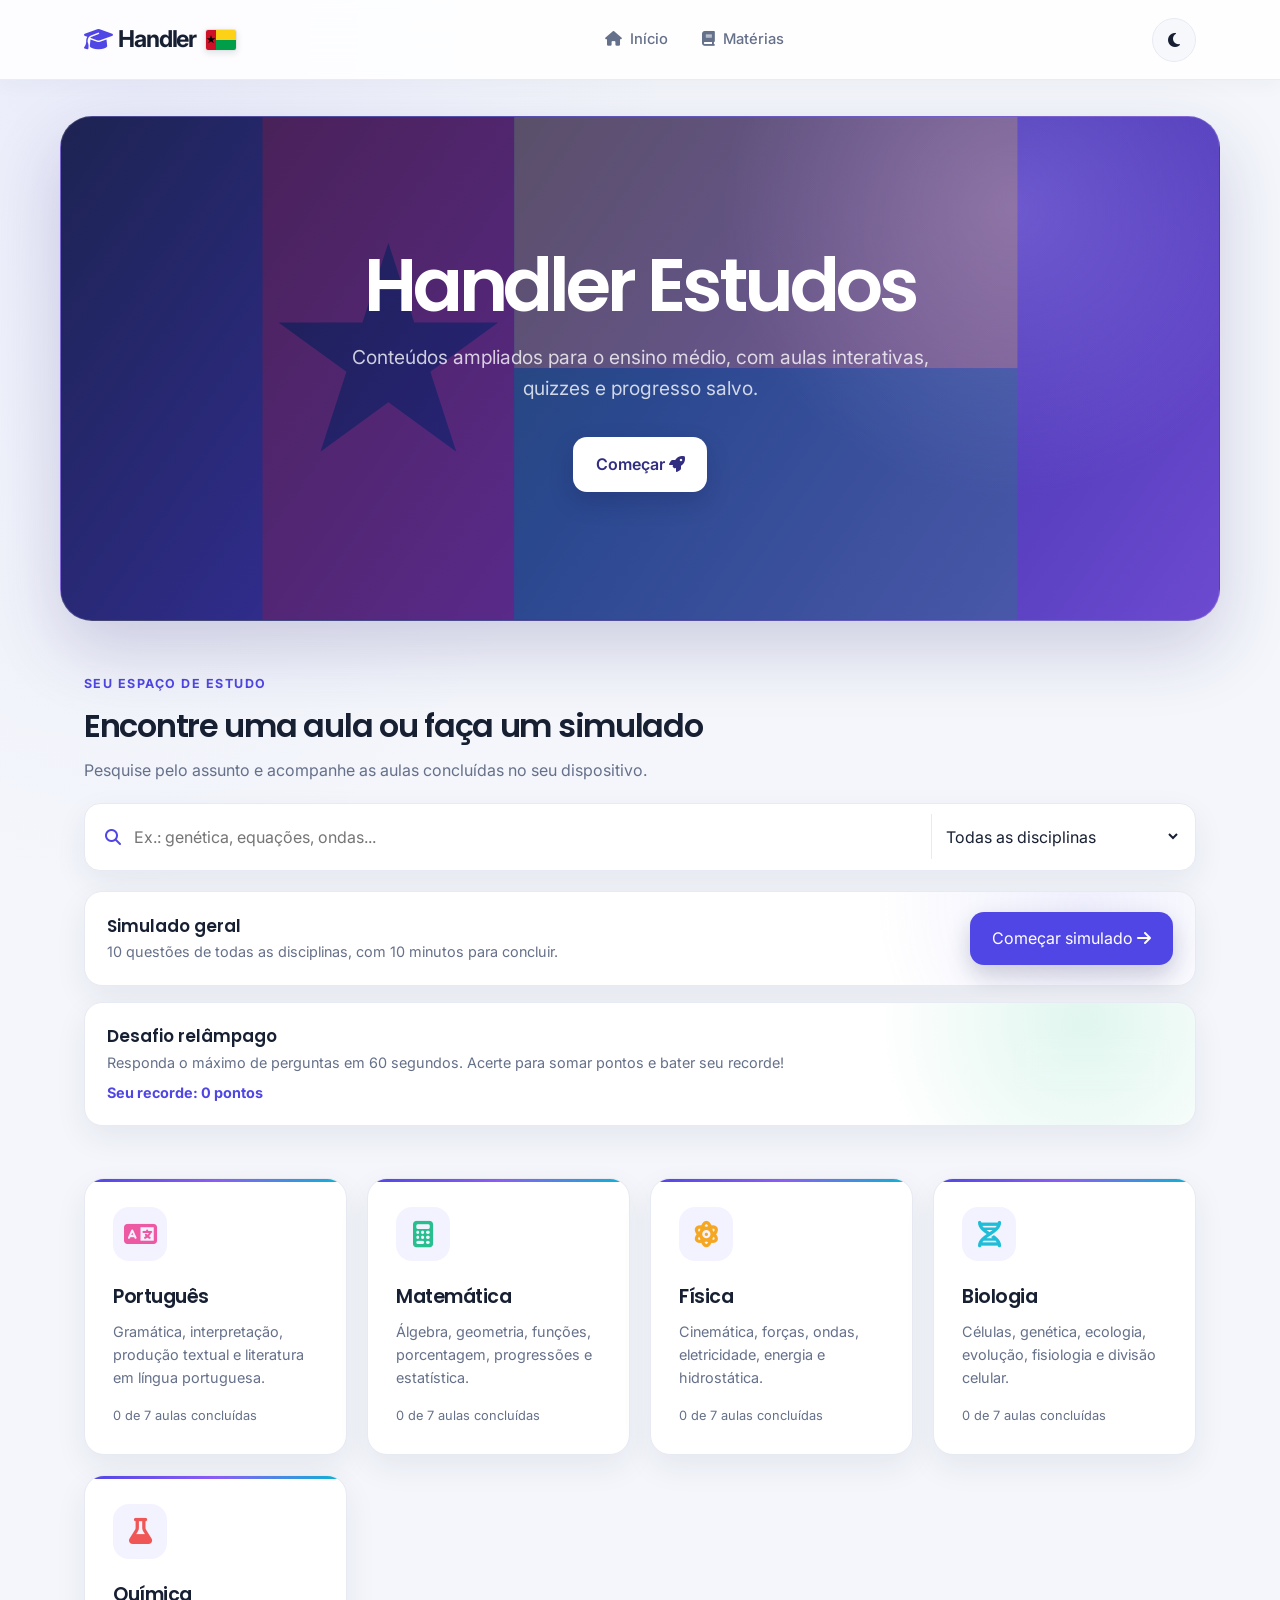
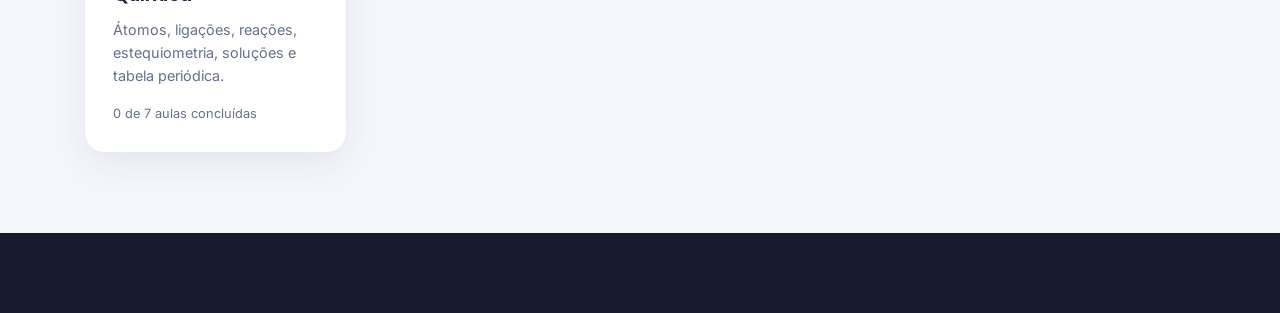
<file: index.html>
<!DOCTYPE html>
<html lang="pt-BR">
<head>
  <meta charset="UTF-8">
  <meta name="viewport" content="width=device-width, initial-scale=1.0">
  <title>Handler - Plataforma de Estudos Profissional</title>
  <meta name="theme-color" content="#3730a3">
  <link rel="manifest" href="manifest.webmanifest">
  <link rel="icon" href="icons/handler.svg" type="image/svg+xml">
  <link rel="stylesheet" href="css/style-professional.css?v=13">
  <link rel="stylesheet" href="https://cdnjs.cloudflare.com/ajax/libs/font-awesome/6.5.1/css/all.min.css">
</head>
<body>
  <header>
    <nav>
      <div class="logo"><i class="fas fa-graduation-cap" aria-hidden="true"></i> Handler <img class="country-flag" src="icons/guinea-bissau.svg" alt="Bandeira da Guiné-Bissau"></div>
      <ul>
 <li><a href="index.html"><i class="fas fa-home"></i> Início</a></li>
<li><a href="index.html#subjects"><i class="fas fa-book"></i> Matérias</a></li>
  </ul>
      <button class="mode-toggle" title="Alternar tema"><i class="fas fa-moon"></i></button>
    </nav>
  </header>

  <section id="home" class="hero">
    <h1>Handler Estudos</h1>
    <p>Conteúdos ampliados para o ensino médio, com aulas interativas, quizzes e progresso salvo.</p>
    <a href="#subjects" class="btn">Começar <i class="fas fa-rocket"></i></a>
    <button id="install-app" class="btn install-app" type="button" hidden>Instalar Handler</button>
  </section>

  <section class="study-tools" aria-labelledby="study-tools-title">
    <div class="section-heading">
      <span class="eyebrow">Seu espaço de estudo</span>
      <h2 id="study-tools-title">Encontre uma aula ou faça um simulado</h2>
      <p>Pesquise pelo assunto e acompanhe as aulas concluídas no seu dispositivo.</p>
    </div>
    <form class="content-search" role="search">
      <label class="sr-only" for="content-search">Buscar em todas as disciplinas</label>
      <i class="fas fa-search" aria-hidden="true"></i>
      <input id="content-search" type="search" placeholder="Ex.: genética, equações, ondas..." autocomplete="off">
      <label class="sr-only" for="subject-filter">Filtrar por disciplina</label>
      <select id="subject-filter">
        <option value="">Todas as disciplinas</option>
        <option value="portugues">Português</option>
        <option value="matematica">Matemática</option>
        <option value="fisica">Física</option>
        <option value="biologia">Biologia</option>
        <option value="quimica">Química</option>
      </select>
    </form>
    <div id="search-results" class="search-results" aria-live="polite" hidden></div>
    <div class="exam-launch">
      <div>
        <h3>Simulado geral</h3>
        <p>10 questões de todas as disciplinas, com 10 minutos para concluir.</p>
      </div>
      <button id="start-exam" class="btn" type="button">Começar simulado <i class="fas fa-arrow-right"></i></button>
    </div>
    <section id="mock-exam" class="mock-exam" aria-live="polite" hidden></section>
    <div class="game-launch">
      <div>
        <h3>Desafio relâmpago</h3>
        <p>Responda o máximo de perguntas em 60 segundos. Acerte para somar pontos e bater seu recorde!</p>
        <p id="game-best" class="game-best" aria-live="polite">Seu recorde: 0 pontos</p>
      </div>
      <button id="start-game" class="btn" type="button">Jogar agora <i class="fas fa-gamepad" aria-hidden="true"></i></button>
    </div>
    <section id="quick-game" class="quick-game" aria-live="polite" hidden></section>
  </section>

  <section id="subjects" class="subject-grid">
    <div class="subject-card" data-subject="portugues" style="--i: 1;">
      <i class="fas fa-language fa-3x" style="color: #ec4899;"></i>
      <h2>Português</h2>
      <p>Gramática, interpretação, produção textual e literatura em língua portuguesa.</p>
    </div>
    <div class="subject-card" data-subject="matematica" style="--i: 2;">
      <i class="fas fa-calculator fa-3x" style="color: #10b981;"></i>
      <h2>Matemática</h2>
      <p>Álgebra, geometria, funções, porcentagem, progressões e estatística.</p>
    </div>
    <div class="subject-card" data-subject="fisica" style="--i: 3;">
      <i class="fas fa-atom fa-3x" style="color: #f59e0b;"></i>
      <h2>Física</h2>
      <p>Cinemática, forças, ondas, eletricidade, energia e hidrostática.</p>
    </div>
    <div class="subject-card" data-subject="biologia" style="--i: 4;">
      <i class="fas fa-dna fa-3x" style="color: #06b6d4;"></i>
      <h2>Biologia</h2>
      <p>Células, genética, ecologia, evolução, fisiologia e divisão celular.</p>
    </div>
    <div class="subject-card" data-subject="quimica" style="--i: 5;">
      <i class="fas fa-flask fa-3x" style="color: #ef4444;"></i>
      <h2>Química</h2>
      <p>Átomos, ligações, reações, estequiometria, soluções e tabela periódica.</p>
    </div>
  </section>

  <footer>
    <p><i class="fas fa-heart"></i> &copy; 2026 Handler - Design Profissional</p>
  </footer>

  <script src="js/script.js?v=11"></script>
</body>
</html>
</file>
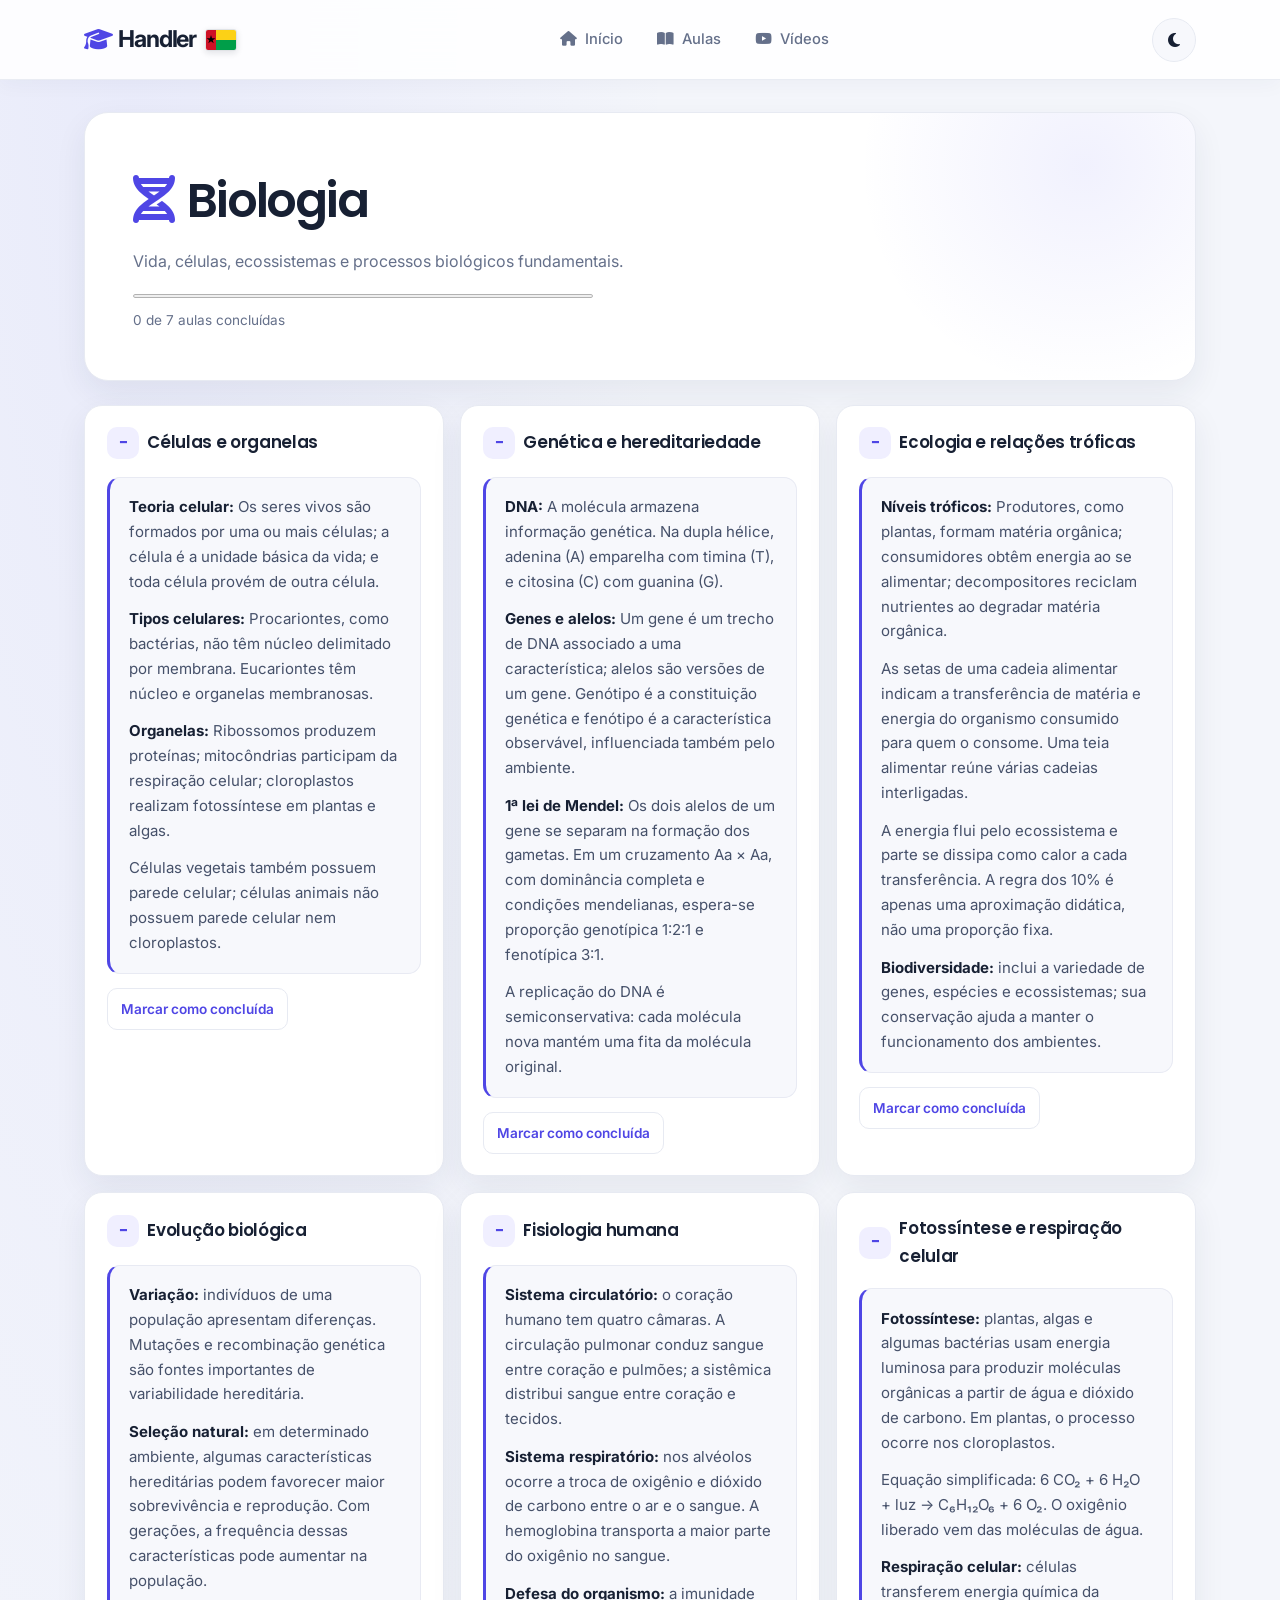
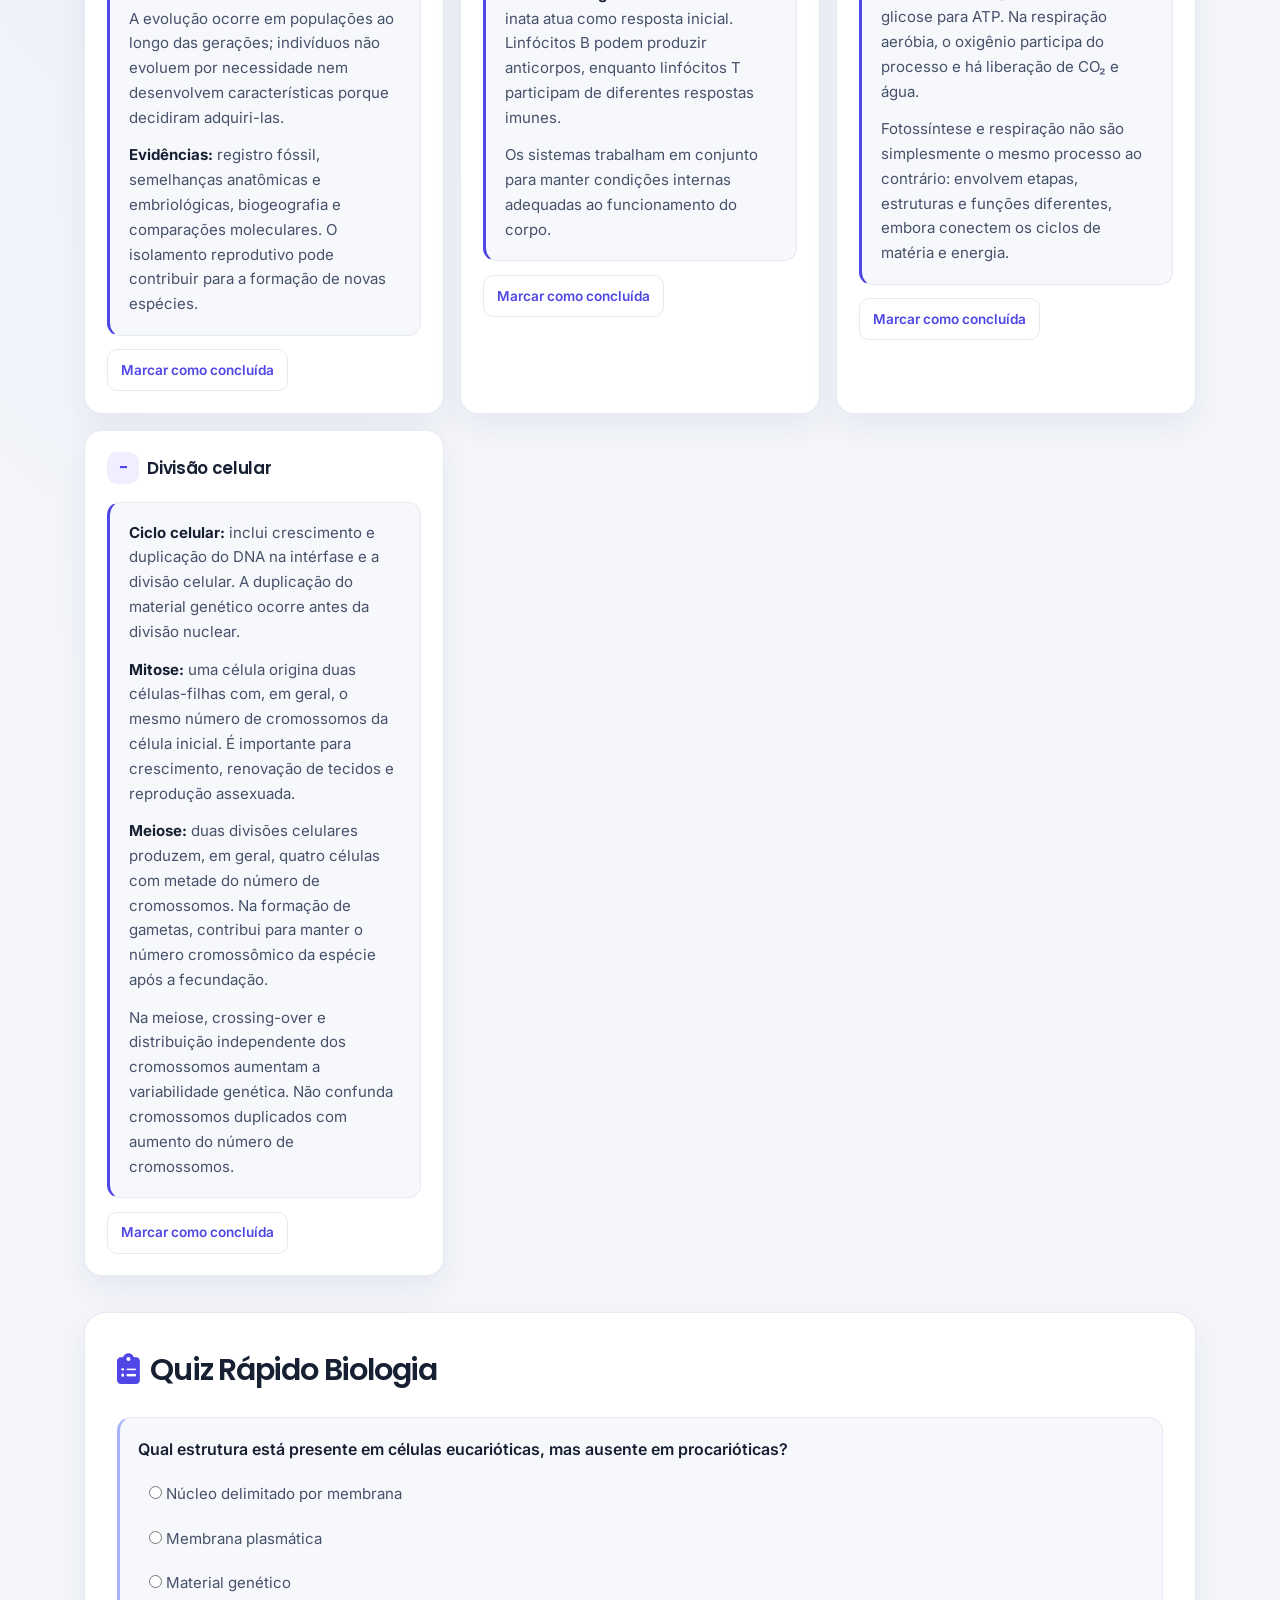
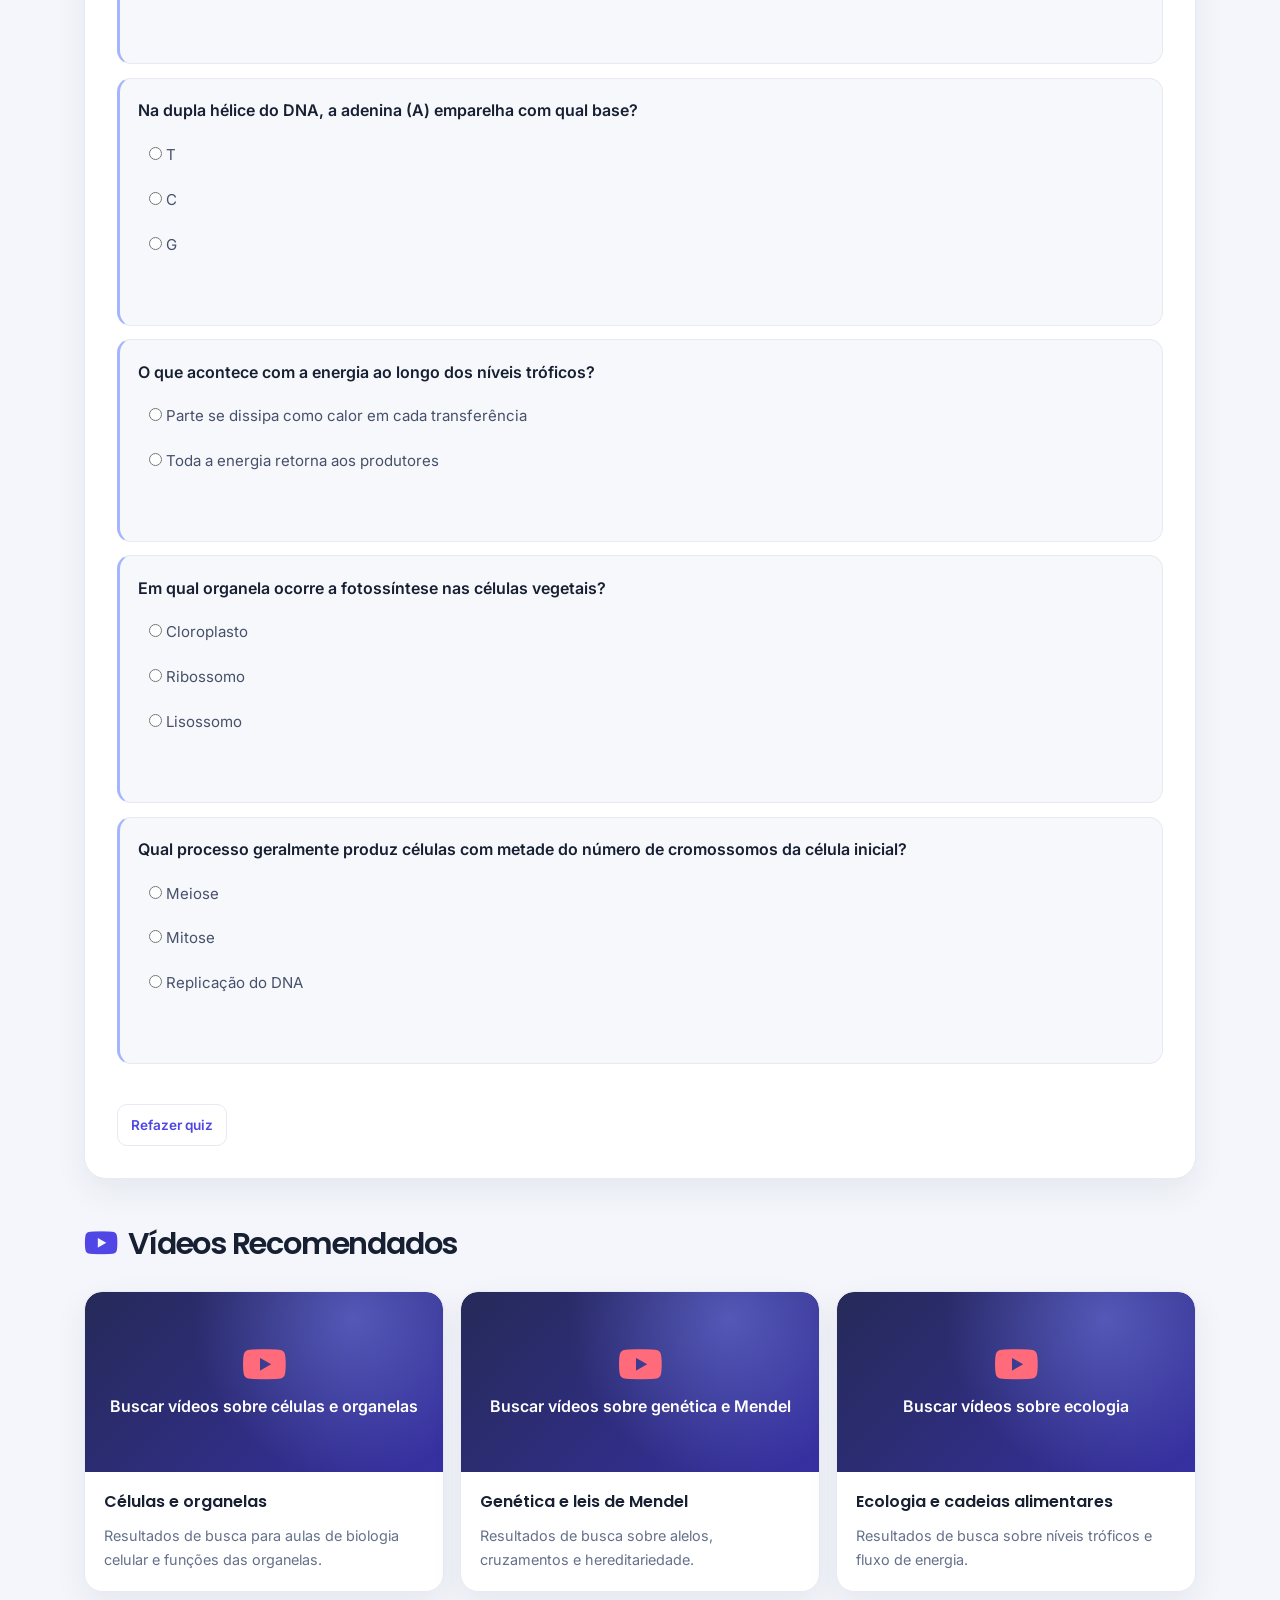
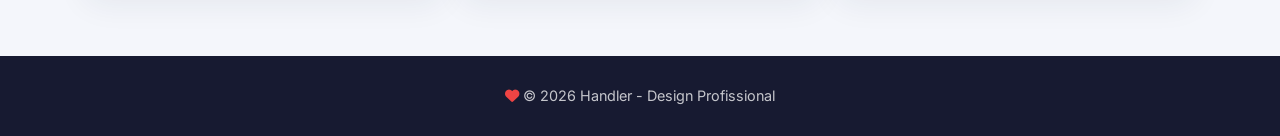
<file: subjects/biologia.html>
<!DOCTYPE html>
<html lang="pt-BR">
<head>
  <meta charset="UTF-8">
  <meta name="viewport" content="width=device-width, initial-scale=1.0">
  <title>Biologia - Handler Profissional</title>
  <meta name="theme-color" content="#3730a3">
  <link rel="manifest" href="../manifest.webmanifest">
  <link rel="icon" href="../icons/handler.svg" type="image/svg+xml">
  <link rel="stylesheet" href="../css/style-professional.css?v=11">
  <link rel="stylesheet" href="https://cdnjs.cloudflare.com/ajax/libs/font-awesome/6.5.1/css/all.min.css">
</head>
<body>
  <header>
    <nav>
      <div class="logo"><i class="fas fa-graduation-cap" aria-hidden="true"></i> Handler <img class="country-flag" src="../icons/guinea-bissau.svg" alt="Bandeira da Guiné-Bissau"></div>
      <ul>
       <li><a href="../index.html"><i class="fas fa-home"></i> Início</a></li>
        <li><a href="#lessons"><i class="fas fa-book-open"></i> Aulas</a></li>
        <li><a href="#videos"><i class="fab fa-youtube"></i> Vídeos</a></li>
      </ul>
      <button class="mode-toggle" title="Alternar tema"><i class="fas fa-moon"></i></button>
    </nav>
  </header>

  <main>
    <div class="subject-nav">
      <h1><i class="fas fa-dna"></i> Biologia</h1>
      <p>Vida, células, ecossistemas e processos biológicos fundamentais.</p>
    </div>

    <div id="lessons" class="lesson-grid">
      <div class="lesson-card">
        <h3>Células e organelas</h3>
        <div class="lesson-content">
          <p><strong>Teoria celular:</strong> Os seres vivos são formados por uma ou mais células; a célula é a unidade básica da vida; e toda célula provém de outra célula.</p>
          <p><strong>Tipos celulares:</strong> Procariontes, como bactérias, não têm núcleo delimitado por membrana. Eucariontes têm núcleo e organelas membranosas.</p>
          <p><strong>Organelas:</strong> Ribossomos produzem proteínas; mitocôndrias participam da respiração celular; cloroplastos realizam fotossíntese em plantas e algas.</p>
          <p>Células vegetais também possuem parede celular; células animais não possuem parede celular nem cloroplastos.</p>
        </div>
      </div>

      <div class="lesson-card">
        <h3>Genética e hereditariedade</h3>
        <div class="lesson-content">
          <p><strong>DNA:</strong> A molécula armazena informação genética. Na dupla hélice, adenina (A) emparelha com timina (T), e citosina (C) com guanina (G).</p>
          <p><strong>Genes e alelos:</strong> Um gene é um trecho de DNA associado a uma característica; alelos são versões de um gene. Genótipo é a constituição genética e fenótipo é a característica observável, influenciada também pelo ambiente.</p>
          <p><strong>1ª lei de Mendel:</strong> Os dois alelos de um gene se separam na formação dos gametas. Em um cruzamento Aa × Aa, com dominância completa e condições mendelianas, espera-se proporção genotípica 1:2:1 e fenotípica 3:1.</p>
          <p>A replicação do DNA é semiconservativa: cada molécula nova mantém uma fita da molécula original.</p>
        </div>
      </div>

      <div class="lesson-card">
        <h3>Ecologia e relações tróficas</h3>
        <div class="lesson-content">
          <p><strong>Níveis tróficos:</strong> Produtores, como plantas, formam matéria orgânica; consumidores obtêm energia ao se alimentar; decompositores reciclam nutrientes ao degradar matéria orgânica.</p>
          <p>As setas de uma cadeia alimentar indicam a transferência de matéria e energia do organismo consumido para quem o consome. Uma teia alimentar reúne várias cadeias interligadas.</p>
          <p>A energia flui pelo ecossistema e parte se dissipa como calor a cada transferência. A regra dos 10% é apenas uma aproximação didática, não uma proporção fixa.</p>
          <p><strong>Biodiversidade:</strong> inclui a variedade de genes, espécies e ecossistemas; sua conservação ajuda a manter o funcionamento dos ambientes.</p>
        </div>
      </div>

      <div class="lesson-card">
        <h3>Evolução biológica</h3>
        <div class="lesson-content">
          <p><strong>Variação:</strong> indivíduos de uma população apresentam diferenças. Mutações e recombinação genética são fontes importantes de variabilidade hereditária.</p>
          <p><strong>Seleção natural:</strong> em determinado ambiente, algumas características hereditárias podem favorecer maior sobrevivência e reprodução. Com gerações, a frequência dessas características pode aumentar na população.</p>
          <p>A evolução ocorre em populações ao longo das gerações; indivíduos não evoluem por necessidade nem desenvolvem características porque decidiram adquiri-las.</p>
          <p><strong>Evidências:</strong> registro fóssil, semelhanças anatômicas e embriológicas, biogeografia e comparações moleculares. O isolamento reprodutivo pode contribuir para a formação de novas espécies.</p>
        </div>
      </div>

      <div class="lesson-card">
        <h3>Fisiologia humana</h3>
        <div class="lesson-content">
          <p><strong>Sistema circulatório:</strong> o coração humano tem quatro câmaras. A circulação pulmonar conduz sangue entre coração e pulmões; a sistêmica distribui sangue entre coração e tecidos.</p>
          <p><strong>Sistema respiratório:</strong> nos alvéolos ocorre a troca de oxigênio e dióxido de carbono entre o ar e o sangue. A hemoglobina transporta a maior parte do oxigênio no sangue.</p>
          <p><strong>Defesa do organismo:</strong> a imunidade inata atua como resposta inicial. Linfócitos B podem produzir anticorpos, enquanto linfócitos T participam de diferentes respostas imunes.</p>
          <p>Os sistemas trabalham em conjunto para manter condições internas adequadas ao funcionamento do corpo.</p>
        </div>
      </div>

      <div class="lesson-card">
        <h3>Fotossíntese e respiração celular</h3>
        <div class="lesson-content">
          <p><strong>Fotossíntese:</strong> plantas, algas e algumas bactérias usam energia luminosa para produzir moléculas orgânicas a partir de água e dióxido de carbono. Em plantas, o processo ocorre nos cloroplastos.</p>
          <p>Equação simplificada: 6 CO₂ + 6 H₂O + luz → C₆H₁₂O₆ + 6 O₂. O oxigênio liberado vem das moléculas de água.</p>
          <p><strong>Respiração celular:</strong> células transferem energia química da glicose para ATP. Na respiração aeróbia, o oxigênio participa do processo e há liberação de CO₂ e água.</p>
          <p>Fotossíntese e respiração não são simplesmente o mesmo processo ao contrário: envolvem etapas, estruturas e funções diferentes, embora conectem os ciclos de matéria e energia.</p>
        </div>
      </div>

      <div class="lesson-card">
        <h3>Divisão celular</h3>
        <div class="lesson-content">
          <p><strong>Ciclo celular:</strong> inclui crescimento e duplicação do DNA na intérfase e a divisão celular. A duplicação do material genético ocorre antes da divisão nuclear.</p>
          <p><strong>Mitose:</strong> uma célula origina duas células-filhas com, em geral, o mesmo número de cromossomos da célula inicial. É importante para crescimento, renovação de tecidos e reprodução assexuada.</p>
          <p><strong>Meiose:</strong> duas divisões celulares produzem, em geral, quatro células com metade do número de cromossomos. Na formação de gametas, contribui para manter o número cromossômico da espécie após a fecundação.</p>
          <p>Na meiose, crossing-over e distribuição independente dos cromossomos aumentam a variabilidade genética. Não confunda cromossomos duplicados com aumento do número de cromossomos.</p>
        </div>
      </div>
    </div>

    <div id="quiz-biologia" class="quiz">
      <h2><i class="fas fa-clipboard-list"></i> Quiz Rápido Biologia</h2>
      <div class="quiz-question">
        <p>Qual estrutura está presente em células eucarióticas, mas ausente em procarióticas?</p>
        <label><input type="radio" name="q1" value="correct"> Núcleo delimitado por membrana</label>
        <label><input type="radio" name="q1" value="wrong"> Membrana plasmática</label>
        <label><input type="radio" name="q1" value="wrong"> Material genético</label>
      </div>
      <div class="quiz-question">
        <p>Na dupla hélice do DNA, a adenina (A) emparelha com qual base?</p>
        <label><input type="radio" name="q2" value="correct"> T</label>
        <label><input type="radio" name="q2" value="wrong"> C</label>
        <label><input type="radio" name="q2" value="wrong"> G</label>
      </div>
      <div class="quiz-question">
        <p>O que acontece com a energia ao longo dos níveis tróficos?</p>
        <label><input type="radio" name="q3" value="correct"> Parte se dissipa como calor em cada transferência</label>
        <label><input type="radio" name="q3" value="wrong"> Toda a energia retorna aos produtores</label>
      </div>
      <div class="quiz-question">
        <p>Em qual organela ocorre a fotossíntese nas células vegetais?</p>
        <label><input type="radio" name="q4" value="correct"> Cloroplasto</label>
        <label><input type="radio" name="q4" value="wrong"> Ribossomo</label>
        <label><input type="radio" name="q4" value="wrong"> Lisossomo</label>
      </div>
      <div class="quiz-question">
        <p>Qual processo geralmente produz células com metade do número de cromossomos da célula inicial?</p>
        <label><input type="radio" name="q5" value="correct"> Meiose</label>
        <label><input type="radio" name="q5" value="wrong"> Mitose</label>
        <label><input type="radio" name="q5" value="wrong"> Replicação do DNA</label>
      </div>
      <div id="quiz-score"></div>
    </div>

    <div id="videos" class="videos-section">
      <h2><i class="fab fa-youtube"></i> Vídeos Recomendados</h2>
      <div class="videos-grid">
        <div class="video-card">
          <a class="video-link" href="https://www.youtube.com/results?search_query=biologia+celular+organelas+ensino+m%C3%A9dio" target="_blank" rel="noopener noreferrer" aria-label="Buscar vídeos sobre células e organelas no YouTube">
            <i class="fab fa-youtube" aria-hidden="true"></i>
            <span>Buscar vídeos sobre células e organelas</span>
          </a>
          <div class="video-info">
            <h3>Células e organelas</h3>
            <p>Resultados de busca para aulas de biologia celular e funções das organelas.</p>
          </div>
        </div>
        <div class="video-card">
          <a class="video-link" href="https://www.youtube.com/results?search_query=gen%C3%A9tica+leis+de+Mendel+ensino+m%C3%A9dio" target="_blank" rel="noopener noreferrer" aria-label="Buscar vídeos sobre genética e leis de Mendel no YouTube">
            <i class="fab fa-youtube" aria-hidden="true"></i>
            <span>Buscar vídeos sobre genética e Mendel</span>
          </a>
          <div class="video-info">
            <h3>Genética e leis de Mendel</h3>
            <p>Resultados de busca sobre alelos, cruzamentos e hereditariedade.</p>
          </div>
        </div>
        <div class="video-card">
          <a class="video-link" href="https://www.youtube.com/results?search_query=ecologia+cadeia+alimentar+fluxo+de+energia+ensino+m%C3%A9dio" target="_blank" rel="noopener noreferrer" aria-label="Buscar vídeos sobre ecologia e cadeias alimentares no YouTube">
            <i class="fab fa-youtube" aria-hidden="true"></i>
            <span>Buscar vídeos sobre ecologia</span>
          </a>
          <div class="video-info">
            <h3>Ecologia e cadeias alimentares</h3>
            <p>Resultados de busca sobre níveis tróficos e fluxo de energia.</p>
          </div>
        </div>
      </div>
    </div>
  </main>

  <footer>
    <p><i class="fas fa-heart" style="color: #ef4444;"></i> &copy; 2026 Handler - Design Profissional</p>
  </footer>

  <script src="../js/script.js?v=11"></script>
</body>
</html>
</file>
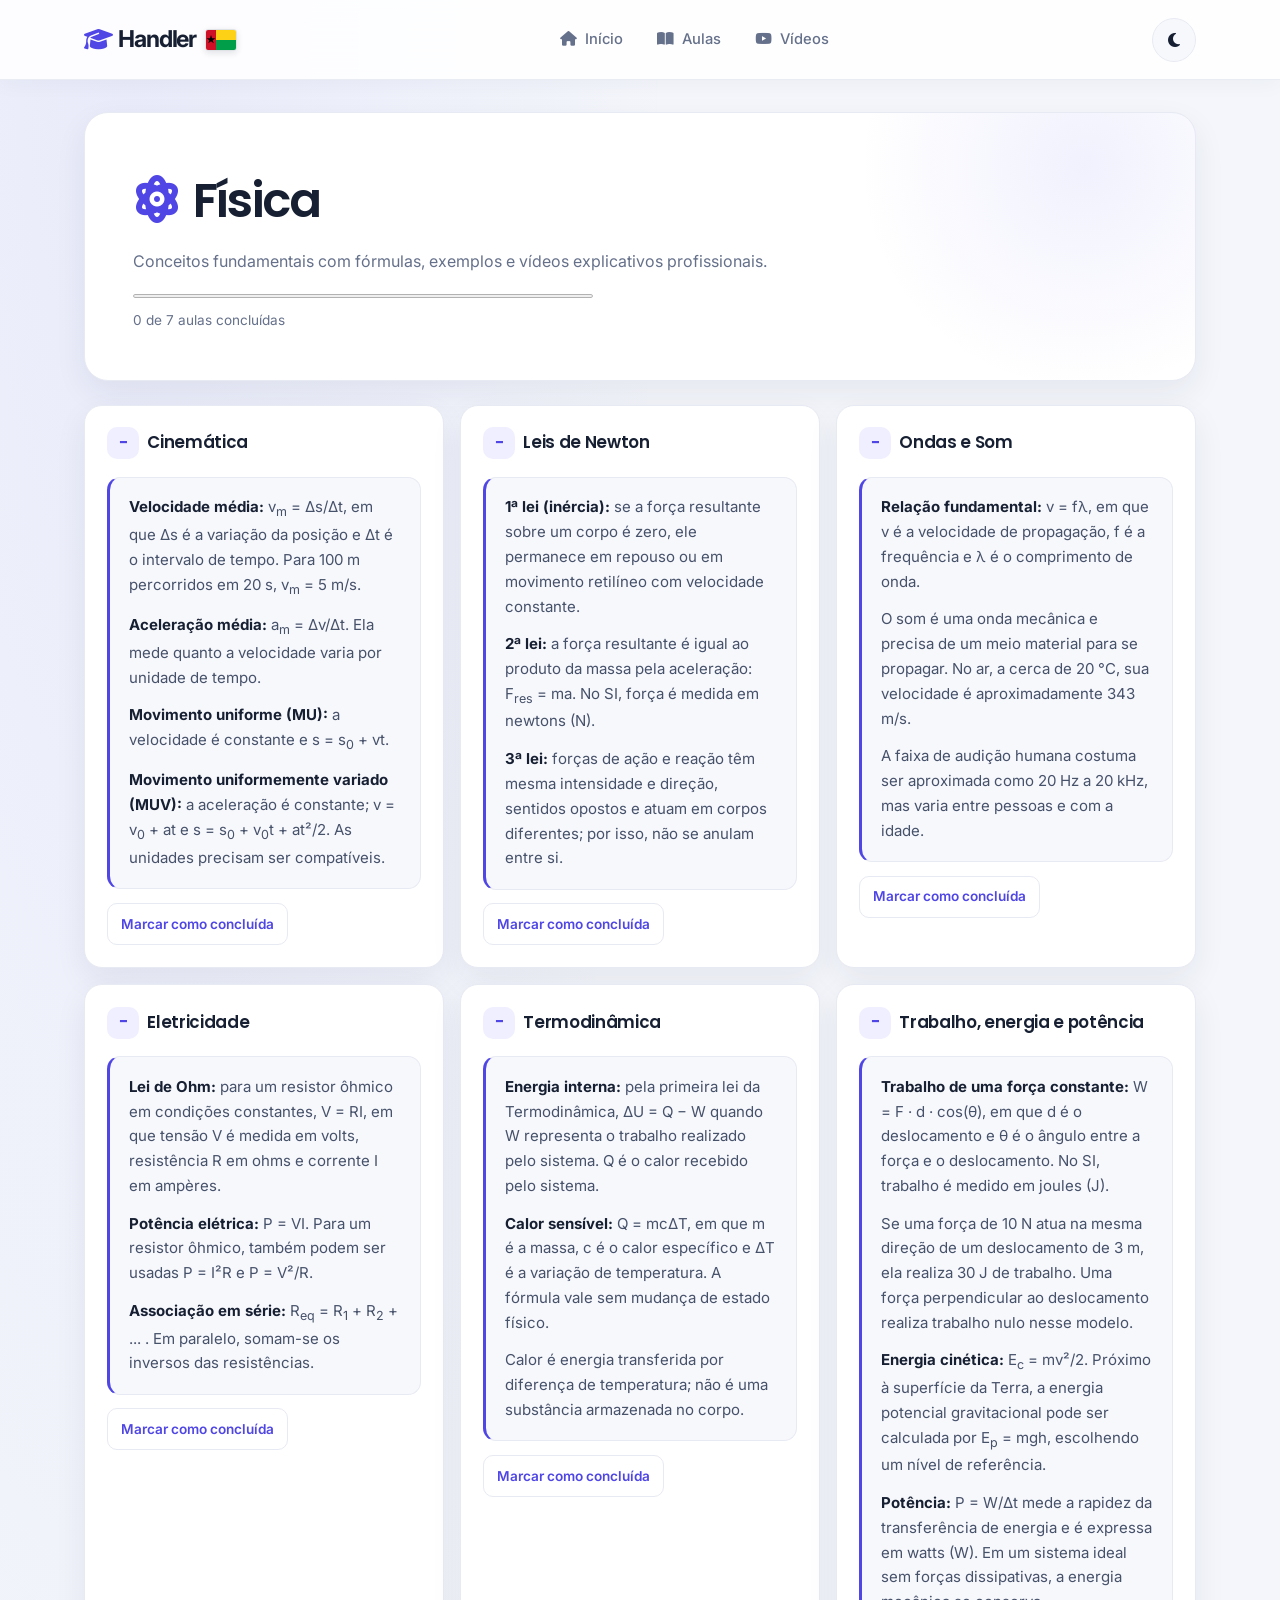
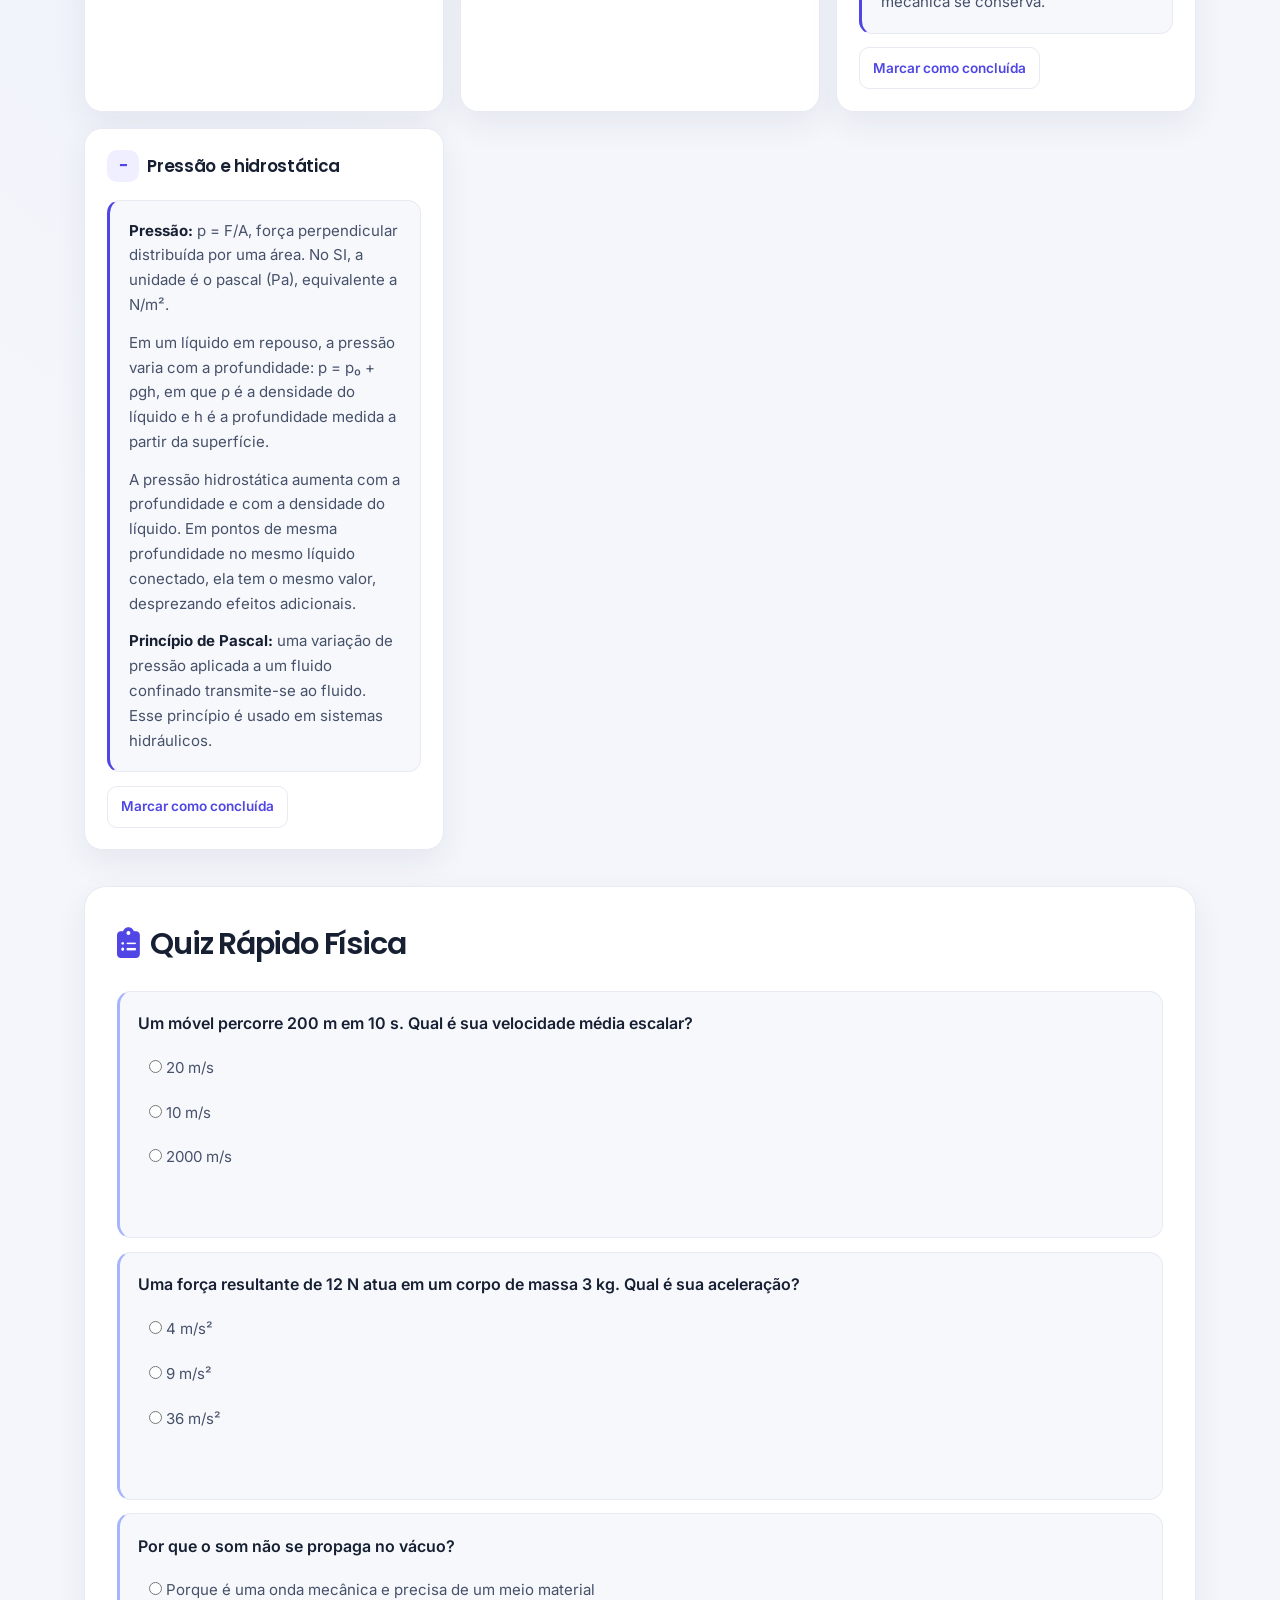
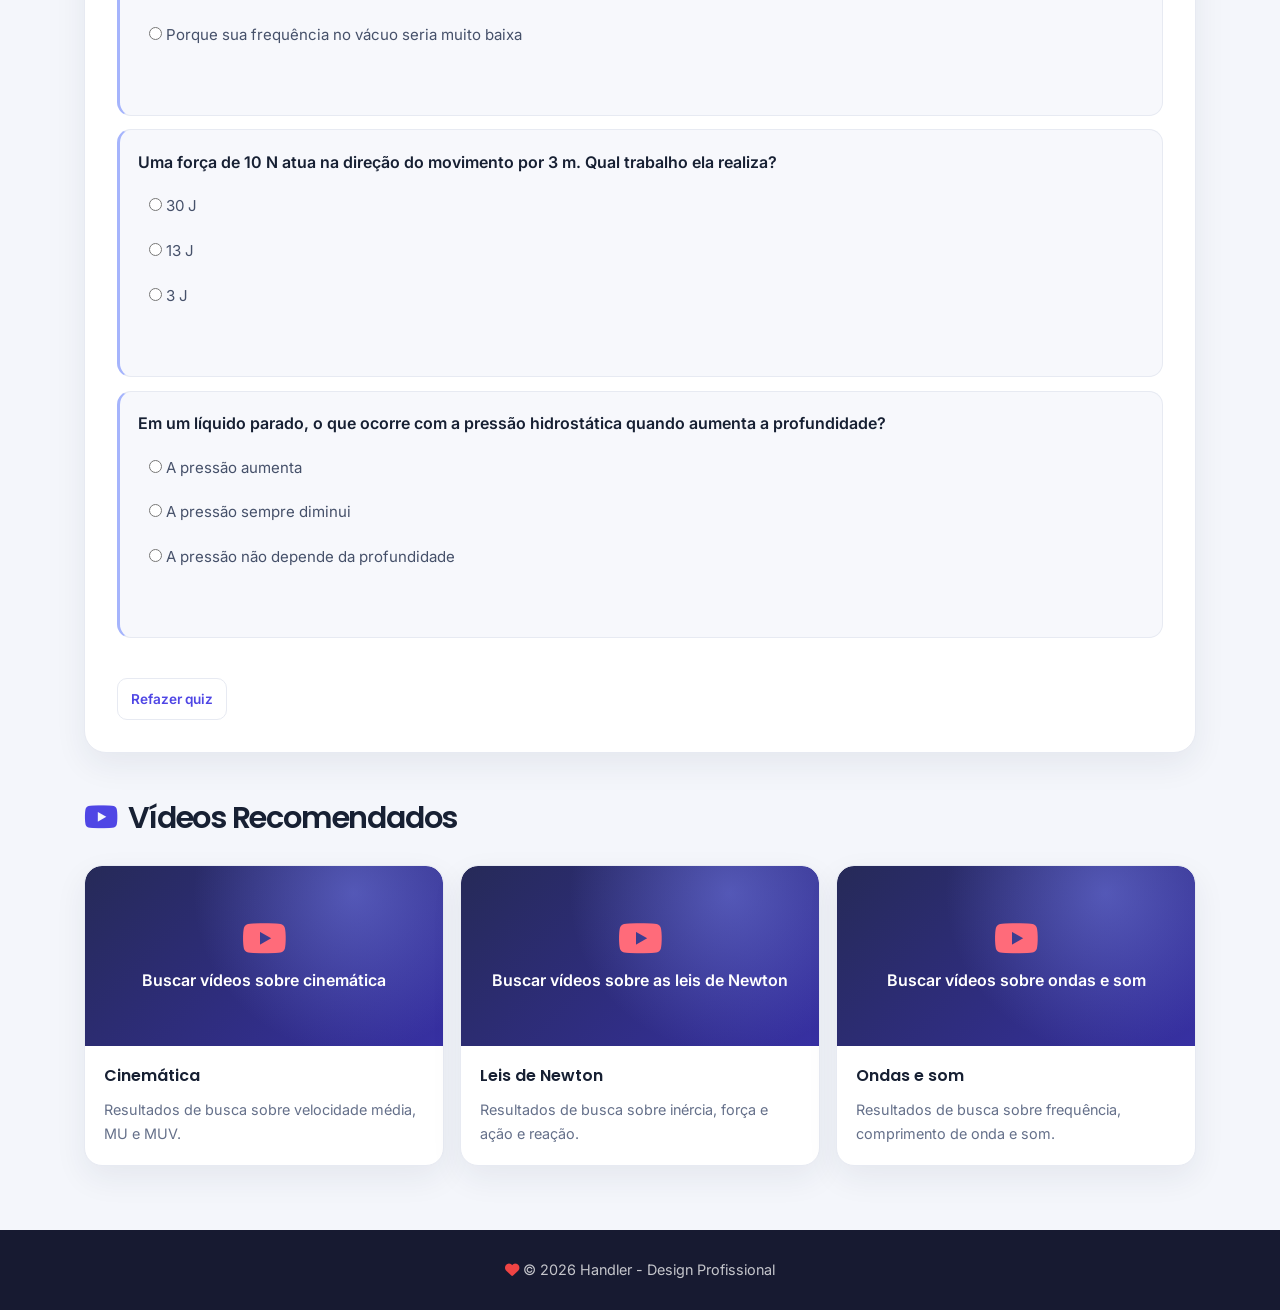
<file: subjects/fisica.html>
<!DOCTYPE html>
<html lang="pt-BR">
<head>
  <meta charset="UTF-8">
  <meta name="viewport" content="width=device-width, initial-scale=1.0">
  <title>Física - Handler Profissional</title>
  <meta name="theme-color" content="#3730a3">
  <link rel="manifest" href="../manifest.webmanifest">
  <link rel="icon" href="../icons/handler.svg" type="image/svg+xml">
  <link rel="stylesheet" href="../css/style-professional.css?v=11">
  <link rel="stylesheet" href="https://cdnjs.cloudflare.com/ajax/libs/font-awesome/6.5.1/css/all.min.css">
</head>
<body>
  <header>
    <nav>
      <div class="logo"><i class="fas fa-graduation-cap" aria-hidden="true"></i> Handler <img class="country-flag" src="../icons/guinea-bissau.svg" alt="Bandeira da Guiné-Bissau"></div>
      <ul>
        <li><a href="../index.html"><i class="fas fa-home"></i> Início</a></li>
        <li><a href="#lessons"><i class="fas fa-book-open"></i> Aulas</a></li>
        <li><a href="#videos"><i class="fab fa-youtube"></i> Vídeos</a></li>
      </ul>
      <button class="mode-toggle" title="Alternar tema"><i class="fas fa-moon"></i></button>
    </nav>
  </header>

  <main>
    <div class="subject-nav">
      <h1><i class="fas fa-atom"></i> Física</h1>
      <p>Conceitos fundamentais com fórmulas, exemplos e vídeos explicativos profissionais.</p>
    </div>

    <div id="lessons" class="lesson-grid">
      <div class="lesson-card">
        <h3>Cinemática</h3>
        <div class="lesson-content">
          <p><strong>Velocidade média:</strong> v<sub>m</sub> = Δs/Δt, em que Δs é a variação da posição e Δt é o intervalo de tempo. Para 100 m percorridos em 20 s, v<sub>m</sub> = 5 m/s.</p>
          <p><strong>Aceleração média:</strong> a<sub>m</sub> = Δv/Δt. Ela mede quanto a velocidade varia por unidade de tempo.</p>
          <p><strong>Movimento uniforme (MU):</strong> a velocidade é constante e s = s<sub>0</sub> + vt.</p>
          <p><strong>Movimento uniformemente variado (MUV):</strong> a aceleração é constante; v = v<sub>0</sub> + at e s = s<sub>0</sub> + v<sub>0</sub>t + at²/2. As unidades precisam ser compatíveis.</p>
        </div>
      </div>

      <div class="lesson-card">
        <h3>Leis de Newton</h3>
        <div class="lesson-content">
          <p><strong>1ª lei (inércia):</strong> se a força resultante sobre um corpo é zero, ele permanece em repouso ou em movimento retilíneo com velocidade constante.</p>
          <p><strong>2ª lei:</strong> a força resultante é igual ao produto da massa pela aceleração: F<sub>res</sub> = ma. No SI, força é medida em newtons (N).</p>
          <p><strong>3ª lei:</strong> forças de ação e reação têm mesma intensidade e direção, sentidos opostos e atuam em corpos diferentes; por isso, não se anulam entre si.</p>
        </div>
      </div>

      <div class="lesson-card">
        <h3>Ondas e Som</h3>
        <div class="lesson-content">
          <p><strong>Relação fundamental:</strong> v = fλ, em que v é a velocidade de propagação, f é a frequência e λ é o comprimento de onda.</p>
          <p>O som é uma onda mecânica e precisa de um meio material para se propagar. No ar, a cerca de 20 °C, sua velocidade é aproximadamente 343 m/s.</p>
          <p>A faixa de audição humana costuma ser aproximada como 20 Hz a 20 kHz, mas varia entre pessoas e com a idade.</p>
        </div>
      </div>

      <div class="lesson-card">
        <h3>Eletricidade</h3>
        <div class="lesson-content">
          <p><strong>Lei de Ohm:</strong> para um resistor ôhmico em condições constantes, V = RI, em que tensão V é medida em volts, resistência R em ohms e corrente I em ampères.</p>
          <p><strong>Potência elétrica:</strong> P = VI. Para um resistor ôhmico, também podem ser usadas P = I²R e P = V²/R.</p>
          <p><strong>Associação em série:</strong> R<sub>eq</sub> = R<sub>1</sub> + R<sub>2</sub> + ... . Em paralelo, somam-se os inversos das resistências.</p>
        </div>
      </div>

      <div class="lesson-card">
        <h3>Termodinâmica</h3>
        <div class="lesson-content">
          <p><strong>Energia interna:</strong> pela primeira lei da Termodinâmica, ΔU = Q − W quando W representa o trabalho realizado pelo sistema. Q é o calor recebido pelo sistema.</p>
          <p><strong>Calor sensível:</strong> Q = mcΔT, em que m é a massa, c é o calor específico e ΔT é a variação de temperatura. A fórmula vale sem mudança de estado físico.</p>
          <p>Calor é energia transferida por diferença de temperatura; não é uma substância armazenada no corpo.</p>
        </div>
      </div>

      <div class="lesson-card">
        <h3>Trabalho, energia e potência</h3>
        <div class="lesson-content">
          <p><strong>Trabalho de uma força constante:</strong> W = F · d · cos(θ), em que d é o deslocamento e θ é o ângulo entre a força e o deslocamento. No SI, trabalho é medido em joules (J).</p>
          <p>Se uma força de 10 N atua na mesma direção de um deslocamento de 3 m, ela realiza 30 J de trabalho. Uma força perpendicular ao deslocamento realiza trabalho nulo nesse modelo.</p>
          <p><strong>Energia cinética:</strong> E<sub>c</sub> = mv²/2. Próximo à superfície da Terra, a energia potencial gravitacional pode ser calculada por E<sub>p</sub> = mgh, escolhendo um nível de referência.</p>
          <p><strong>Potência:</strong> P = W/Δt mede a rapidez da transferência de energia e é expressa em watts (W). Em um sistema ideal sem forças dissipativas, a energia mecânica se conserva.</p>
        </div>
      </div>

      <div class="lesson-card">
        <h3>Pressão e hidrostática</h3>
        <div class="lesson-content">
          <p><strong>Pressão:</strong> p = F/A, força perpendicular distribuída por uma área. No SI, a unidade é o pascal (Pa), equivalente a N/m².</p>
          <p>Em um líquido em repouso, a pressão varia com a profundidade: p = p₀ + ρgh, em que ρ é a densidade do líquido e h é a profundidade medida a partir da superfície.</p>
          <p>A pressão hidrostática aumenta com a profundidade e com a densidade do líquido. Em pontos de mesma profundidade no mesmo líquido conectado, ela tem o mesmo valor, desprezando efeitos adicionais.</p>
          <p><strong>Princípio de Pascal:</strong> uma variação de pressão aplicada a um fluido confinado transmite-se ao fluido. Esse princípio é usado em sistemas hidráulicos.</p>
        </div>
      </div>
    </div>

    <div id="quiz-fisica" class="quiz">
      <h2><i class="fas fa-clipboard-list"></i> Quiz Rápido Física</h2>
      <div class="quiz-question">
        <p>Um móvel percorre 200 m em 10 s. Qual é sua velocidade média escalar?</p>
        <label><input type="radio" name="q1" value="correct"> 20 m/s</label>
        <label><input type="radio" name="q1" value="wrong"> 10 m/s</label>
        <label><input type="radio" name="q1" value="wrong"> 2000 m/s</label>
      </div>
      <div class="quiz-question">
        <p>Uma força resultante de 12 N atua em um corpo de massa 3 kg. Qual é sua aceleração?</p>
        <label><input type="radio" name="q2" value="correct"> 4 m/s²</label>
        <label><input type="radio" name="q2" value="wrong"> 9 m/s²</label>
        <label><input type="radio" name="q2" value="wrong"> 36 m/s²</label>
      </div>
      <div class="quiz-question">
        <p>Por que o som não se propaga no vácuo?</p>
        <label><input type="radio" name="q3" value="correct"> Porque é uma onda mecânica e precisa de um meio material</label>
        <label><input type="radio" name="q3" value="wrong"> Porque sua frequência no vácuo seria muito baixa</label>
      </div>
      <div class="quiz-question">
        <p>Uma força de 10 N atua na direção do movimento por 3 m. Qual trabalho ela realiza?</p>
        <label><input type="radio" name="q4" value="correct"> 30 J</label>
        <label><input type="radio" name="q4" value="wrong"> 13 J</label>
        <label><input type="radio" name="q4" value="wrong"> 3 J</label>
      </div>
      <div class="quiz-question">
        <p>Em um líquido parado, o que ocorre com a pressão hidrostática quando aumenta a profundidade?</p>
        <label><input type="radio" name="q5" value="correct"> A pressão aumenta</label>
        <label><input type="radio" name="q5" value="wrong"> A pressão sempre diminui</label>
        <label><input type="radio" name="q5" value="wrong"> A pressão não depende da profundidade</label>
      </div>
      <div id="quiz-score"></div>
    </div>

    <div id="videos" class="videos-section">
      <h2><i class="fab fa-youtube"></i> Vídeos Recomendados</h2>
      <div class="videos-grid">
        <div class="video-card">
          <a class="video-link" href="https://www.youtube.com/results?search_query=cinem%C3%A1tica+velocidade+m%C3%A9dia+movimento+uniforme+ensino+m%C3%A9dio" target="_blank" rel="noopener noreferrer" aria-label="Buscar vídeos sobre cinemática no YouTube">
            <i class="fab fa-youtube" aria-hidden="true"></i>
            <span>Buscar vídeos sobre cinemática</span>
          </a>
          <div class="video-info">
            <h3>Cinemática</h3>
            <p>Resultados de busca sobre velocidade média, MU e MUV.</p>
          </div>
        </div>
        <div class="video-card">
          <a class="video-link" href="https://www.youtube.com/results?search_query=leis+de+Newton+for%C3%A7a+resultante+ensino+m%C3%A9dio" target="_blank" rel="noopener noreferrer" aria-label="Buscar vídeos sobre as leis de Newton no YouTube">
            <i class="fab fa-youtube" aria-hidden="true"></i>
            <span>Buscar vídeos sobre as leis de Newton</span>
          </a>
          <div class="video-info">
            <h3>Leis de Newton</h3>
            <p>Resultados de busca sobre inércia, força e ação e reação.</p>
          </div>
        </div>
        <div class="video-card">
          <a class="video-link" href="https://www.youtube.com/results?search_query=ondas+sonoras+frequ%C3%AAncia+comprimento+de+onda+ensino+m%C3%A9dio" target="_blank" rel="noopener noreferrer" aria-label="Buscar vídeos sobre ondas e som no YouTube">
            <i class="fab fa-youtube" aria-hidden="true"></i>
            <span>Buscar vídeos sobre ondas e som</span>
          </a>
          <div class="video-info">
            <h3>Ondas e som</h3>
            <p>Resultados de busca sobre frequência, comprimento de onda e som.</p>
          </div>
        </div>
      </div>
    </div>
  </main>

  <footer>
    <p><i class="fas fa-heart" style="color: #ef4444;"></i> &copy; 2026 Handler - Design Profissional</p>
  </footer>

  <script src="../js/script.js?v=11"></script>
</body>
</html>
</file>
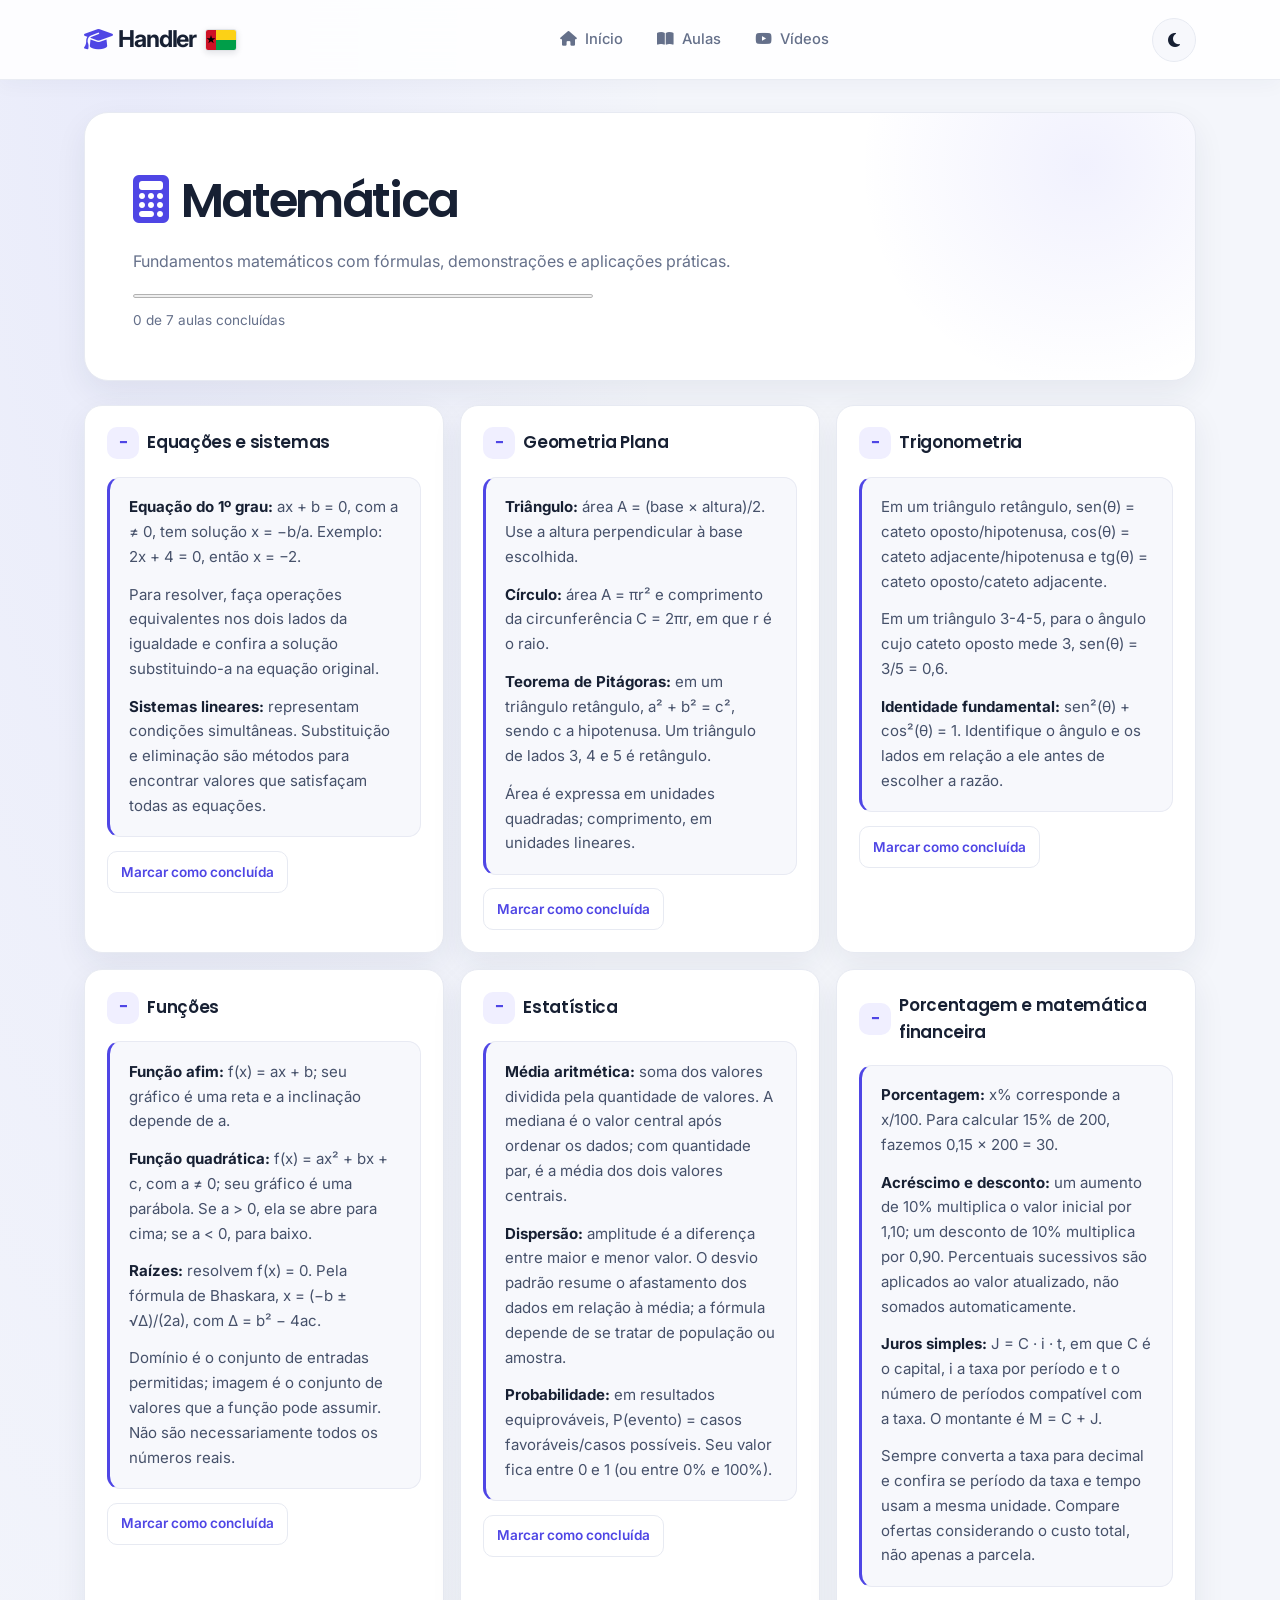
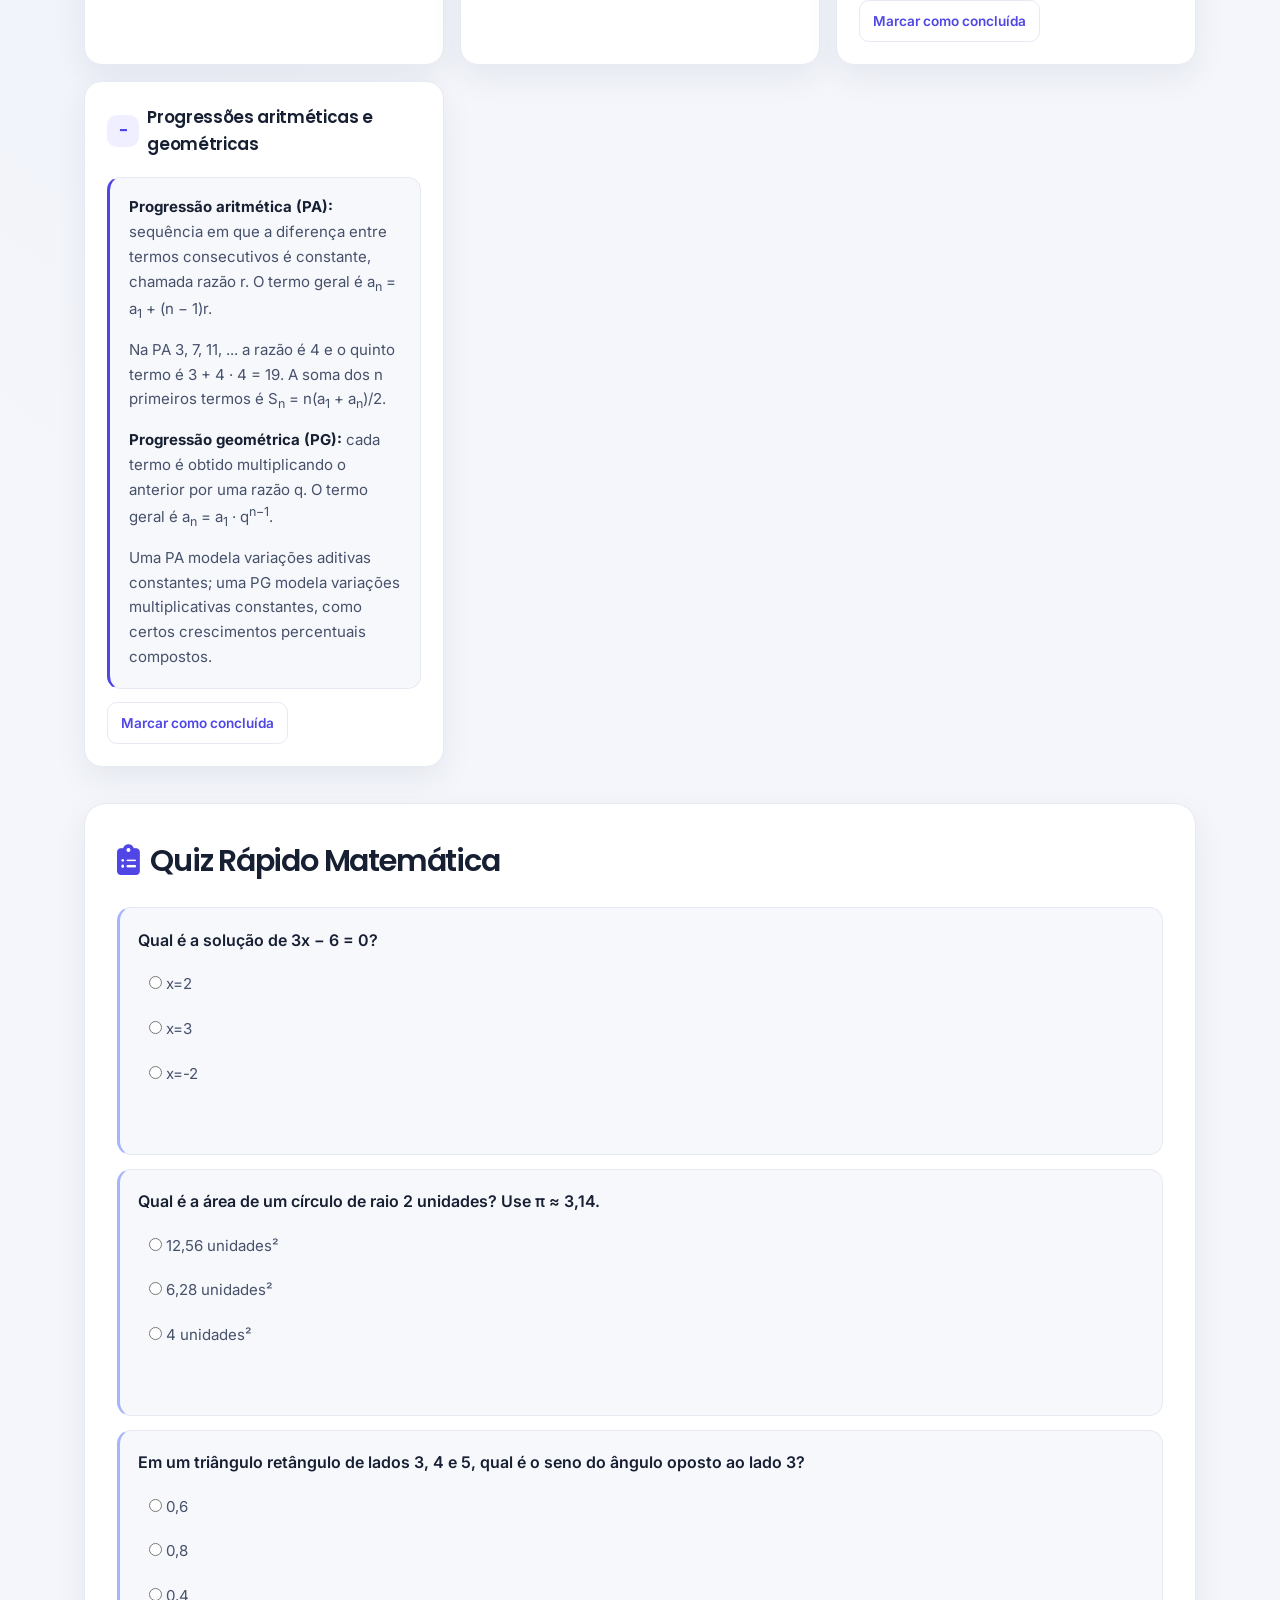
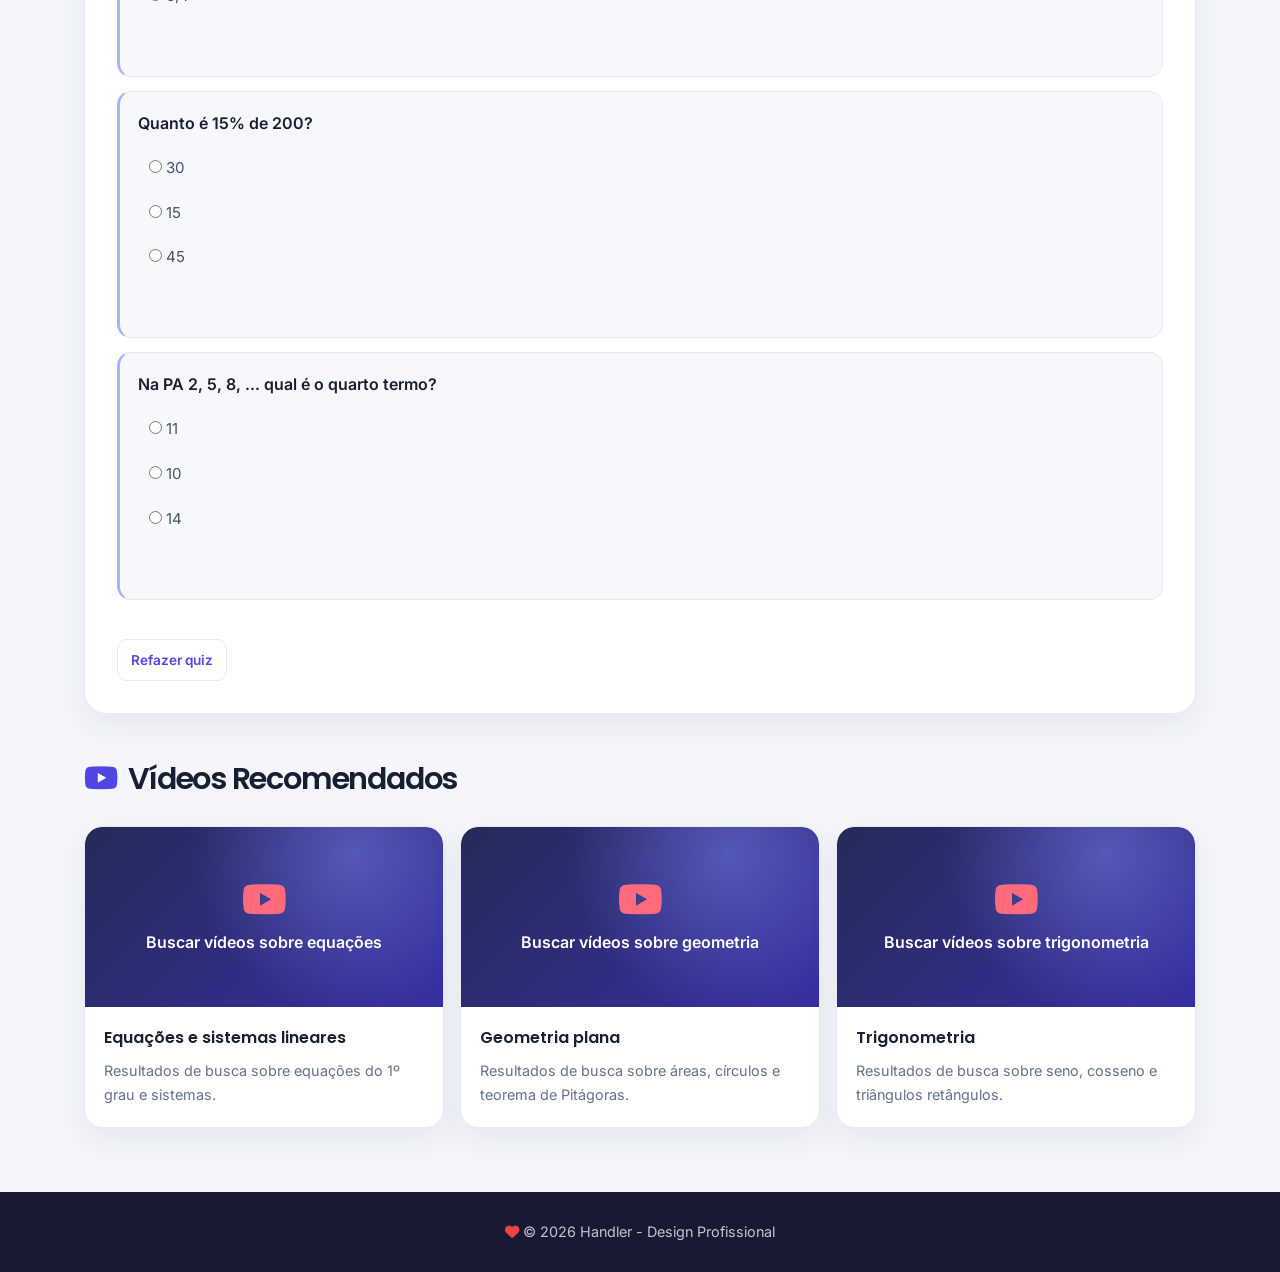
<file: subjects/matematica.html>
<!DOCTYPE html>
<html lang="pt-BR">
<head>
  <meta charset="UTF-8">
  <meta name="viewport" content="width=device-width, initial-scale=1.0">
  <title>Matemática - Handler Profissional</title>
  <meta name="theme-color" content="#3730a3">
  <link rel="manifest" href="../manifest.webmanifest">
  <link rel="icon" href="../icons/handler.svg" type="image/svg+xml">
  <link rel="stylesheet" href="../css/style-professional.css?v=11">
  <link rel="stylesheet" href="https://cdnjs.cloudflare.com/ajax/libs/font-awesome/6.5.1/css/all.min.css">
</head>
<body>
  <header>
    <nav>
      <div class="logo"><i class="fas fa-graduation-cap" aria-hidden="true"></i> Handler <img class="country-flag" src="../icons/guinea-bissau.svg" alt="Bandeira da Guiné-Bissau"></div>
      <ul>
        <li><a href="../index.html"><i class="fas fa-home"></i> Início</a></li>
        <li><a href="#lessons"><i class="fas fa-book-open"></i> Aulas</a></li>
        <li><a href="#videos"><i class="fab fa-youtube"></i> Vídeos</a></li>
      </ul>
      <button class="mode-toggle" title="Alternar tema"><i class="fas fa-moon"></i></button>
    </nav>
  </header>

  <main>
    <div class="subject-nav">
      <h1><i class="fas fa-calculator"></i> Matemática</h1>
      <p>Fundamentos matemáticos com fórmulas, demonstrações e aplicações práticas.</p>
    </div>

    <div id="lessons" class="lesson-grid">
      <div class="lesson-card">
        <h3>Equações e sistemas</h3>
        <div class="lesson-content">
          <p><strong>Equação do 1º grau:</strong> ax + b = 0, com a ≠ 0, tem solução x = −b/a. Exemplo: 2x + 4 = 0, então x = −2.</p>
          <p>Para resolver, faça operações equivalentes nos dois lados da igualdade e confira a solução substituindo-a na equação original.</p>
          <p><strong>Sistemas lineares:</strong> representam condições simultâneas. Substituição e eliminação são métodos para encontrar valores que satisfaçam todas as equações.</p>
        </div>
      </div>

      <div class="lesson-card">
        <h3>Geometria Plana</h3>
        <div class="lesson-content">
          <p><strong>Triângulo:</strong> área A = (base × altura)/2. Use a altura perpendicular à base escolhida.</p>
          <p><strong>Círculo:</strong> área A = πr² e comprimento da circunferência C = 2πr, em que r é o raio.</p>
          <p><strong>Teorema de Pitágoras:</strong> em um triângulo retângulo, a² + b² = c², sendo c a hipotenusa. Um triângulo de lados 3, 4 e 5 é retângulo.</p>
          <p>Área é expressa em unidades quadradas; comprimento, em unidades lineares.</p>
        </div>
      </div>

      <div class="lesson-card">
        <h3>Trigonometria</h3>
        <div class="lesson-content">
          <p>Em um triângulo retângulo, sen(θ) = cateto oposto/hipotenusa, cos(θ) = cateto adjacente/hipotenusa e tg(θ) = cateto oposto/cateto adjacente.</p>
          <p>Em um triângulo 3-4-5, para o ângulo cujo cateto oposto mede 3, sen(θ) = 3/5 = 0,6.</p>
          <p><strong>Identidade fundamental:</strong> sen²(θ) + cos²(θ) = 1. Identifique o ângulo e os lados em relação a ele antes de escolher a razão.</p>
        </div>
      </div>

      <div class="lesson-card">
        <h3>Funções</h3>
        <div class="lesson-content">
          <p><strong>Função afim:</strong> f(x) = ax + b; seu gráfico é uma reta e a inclinação depende de a.</p>
          <p><strong>Função quadrática:</strong> f(x) = ax² + bx + c, com a ≠ 0; seu gráfico é uma parábola. Se a &gt; 0, ela se abre para cima; se a &lt; 0, para baixo.</p>
          <p><strong>Raízes:</strong> resolvem f(x) = 0. Pela fórmula de Bhaskara, x = (−b ± √Δ)/(2a), com Δ = b² − 4ac.</p>
          <p>Domínio é o conjunto de entradas permitidas; imagem é o conjunto de valores que a função pode assumir. Não são necessariamente todos os números reais.</p>
        </div>
      </div>

      <div class="lesson-card">
        <h3>Estatística</h3>
        <div class="lesson-content">
          <p><strong>Média aritmética:</strong> soma dos valores dividida pela quantidade de valores. A mediana é o valor central após ordenar os dados; com quantidade par, é a média dos dois valores centrais.</p>
          <p><strong>Dispersão:</strong> amplitude é a diferença entre maior e menor valor. O desvio padrão resume o afastamento dos dados em relação à média; a fórmula depende de se tratar de população ou amostra.</p>
          <p><strong>Probabilidade:</strong> em resultados equiprováveis, P(evento) = casos favoráveis/casos possíveis. Seu valor fica entre 0 e 1 (ou entre 0% e 100%).</p>
        </div>
      </div>

      <div class="lesson-card">
        <h3>Porcentagem e matemática financeira</h3>
        <div class="lesson-content">
          <p><strong>Porcentagem:</strong> x% corresponde a x/100. Para calcular 15% de 200, fazemos 0,15 × 200 = 30.</p>
          <p><strong>Acréscimo e desconto:</strong> um aumento de 10% multiplica o valor inicial por 1,10; um desconto de 10% multiplica por 0,90. Percentuais sucessivos são aplicados ao valor atualizado, não somados automaticamente.</p>
          <p><strong>Juros simples:</strong> J = C · i · t, em que C é o capital, i a taxa por período e t o número de períodos compatível com a taxa. O montante é M = C + J.</p>
          <p>Sempre converta a taxa para decimal e confira se período da taxa e tempo usam a mesma unidade. Compare ofertas considerando o custo total, não apenas a parcela.</p>
        </div>
      </div>

      <div class="lesson-card">
        <h3>Progressões aritméticas e geométricas</h3>
        <div class="lesson-content">
          <p><strong>Progressão aritmética (PA):</strong> sequência em que a diferença entre termos consecutivos é constante, chamada razão r. O termo geral é a<sub>n</sub> = a<sub>1</sub> + (n − 1)r.</p>
          <p>Na PA 3, 7, 11, ... a razão é 4 e o quinto termo é 3 + 4 · 4 = 19. A soma dos n primeiros termos é S<sub>n</sub> = n(a<sub>1</sub> + a<sub>n</sub>)/2.</p>
          <p><strong>Progressão geométrica (PG):</strong> cada termo é obtido multiplicando o anterior por uma razão q. O termo geral é a<sub>n</sub> = a<sub>1</sub> · q<sup>n−1</sup>.</p>
          <p>Uma PA modela variações aditivas constantes; uma PG modela variações multiplicativas constantes, como certos crescimentos percentuais compostos.</p>
        </div>
      </div>
    </div>

    <div id="quiz-matematica" class="quiz">
      <h2><i class="fas fa-clipboard-list"></i> Quiz Rápido Matemática</h2>
      <div class="quiz-question">
        <p>Qual é a solução de 3x − 6 = 0?</p>
        <label><input type="radio" name="q1" value="correct"> x=2</label>
        <label><input type="radio" name="q1" value="wrong"> x=3</label>
        <label><input type="radio" name="q1" value="wrong"> x=-2</label>
      </div>
      <div class="quiz-question">
        <p>Qual é a área de um círculo de raio 2 unidades? Use π ≈ 3,14.</p>
        <label><input type="radio" name="q2" value="correct"> 12,56 unidades²</label>
        <label><input type="radio" name="q2" value="wrong"> 6,28 unidades²</label>
        <label><input type="radio" name="q2" value="wrong"> 4 unidades²</label>
      </div>
      <div class="quiz-question">
        <p>Em um triângulo retângulo de lados 3, 4 e 5, qual é o seno do ângulo oposto ao lado 3?</p>
        <label><input type="radio" name="q3" value="correct"> 0,6</label>
        <label><input type="radio" name="q3" value="wrong"> 0,8</label>
        <label><input type="radio" name="q3" value="wrong"> 0,4</label>
      </div>
      <div class="quiz-question">
        <p>Quanto é 15% de 200?</p>
        <label><input type="radio" name="q4" value="correct"> 30</label>
        <label><input type="radio" name="q4" value="wrong"> 15</label>
        <label><input type="radio" name="q4" value="wrong"> 45</label>
      </div>
      <div class="quiz-question">
        <p>Na PA 2, 5, 8, ... qual é o quarto termo?</p>
        <label><input type="radio" name="q5" value="correct"> 11</label>
        <label><input type="radio" name="q5" value="wrong"> 10</label>
        <label><input type="radio" name="q5" value="wrong"> 14</label>
      </div>
      <div id="quiz-score"></div>
    </div>

    <div id="videos" class="videos-section">
      <h2><i class="fab fa-youtube"></i> Vídeos Recomendados</h2>
      <div class="videos-grid">
        <div class="video-card">
          <a class="video-link" href="https://www.youtube.com/results?search_query=equacao+do+primeiro+grau+sistemas+lineares+ensino+m%C3%A9dio" target="_blank" rel="noopener noreferrer" aria-label="Buscar vídeos sobre equações e sistemas lineares no YouTube">
            <i class="fab fa-youtube" aria-hidden="true"></i>
            <span>Buscar vídeos sobre equações</span>
          </a>
          <div class="video-info">
            <h3>Equações e sistemas lineares</h3>
            <p>Resultados de busca sobre equações do 1º grau e sistemas.</p>
          </div>
        </div>
        <div class="video-card">
          <a class="video-link" href="https://www.youtube.com/results?search_query=geometria+plana+%C3%A1rea+Pit%C3%A1goras+ensino+m%C3%A9dio" target="_blank" rel="noopener noreferrer" aria-label="Buscar vídeos sobre geometria plana no YouTube">
            <i class="fab fa-youtube" aria-hidden="true"></i>
            <span>Buscar vídeos sobre geometria</span>
          </a>
          <div class="video-info">
            <h3>Geometria plana</h3>
            <p>Resultados de busca sobre áreas, círculos e teorema de Pitágoras.</p>
          </div>
        </div>
        <div class="video-card">
          <a class="video-link" href="https://www.youtube.com/results?search_query=trigonometria+seno+cosseno+tri%C3%A2ngulo+ret%C3%A2ngulo+ensino+m%C3%A9dio" target="_blank" rel="noopener noreferrer" aria-label="Buscar vídeos sobre trigonometria no YouTube">
            <i class="fab fa-youtube" aria-hidden="true"></i>
            <span>Buscar vídeos sobre trigonometria</span>
          </a>
          <div class="video-info">
            <h3>Trigonometria</h3>
            <p>Resultados de busca sobre seno, cosseno e triângulos retângulos.</p>
          </div>
        </div>
      </div>
    </div>
  </main>

  <footer>
    <p><i class="fas fa-heart" style="color: #ef4444;"></i> &copy; 2026 Handler - Design Profissional</p>
  </footer>

  <script src="../js/script.js?v=11"></script>
</body>
</html>
</file>
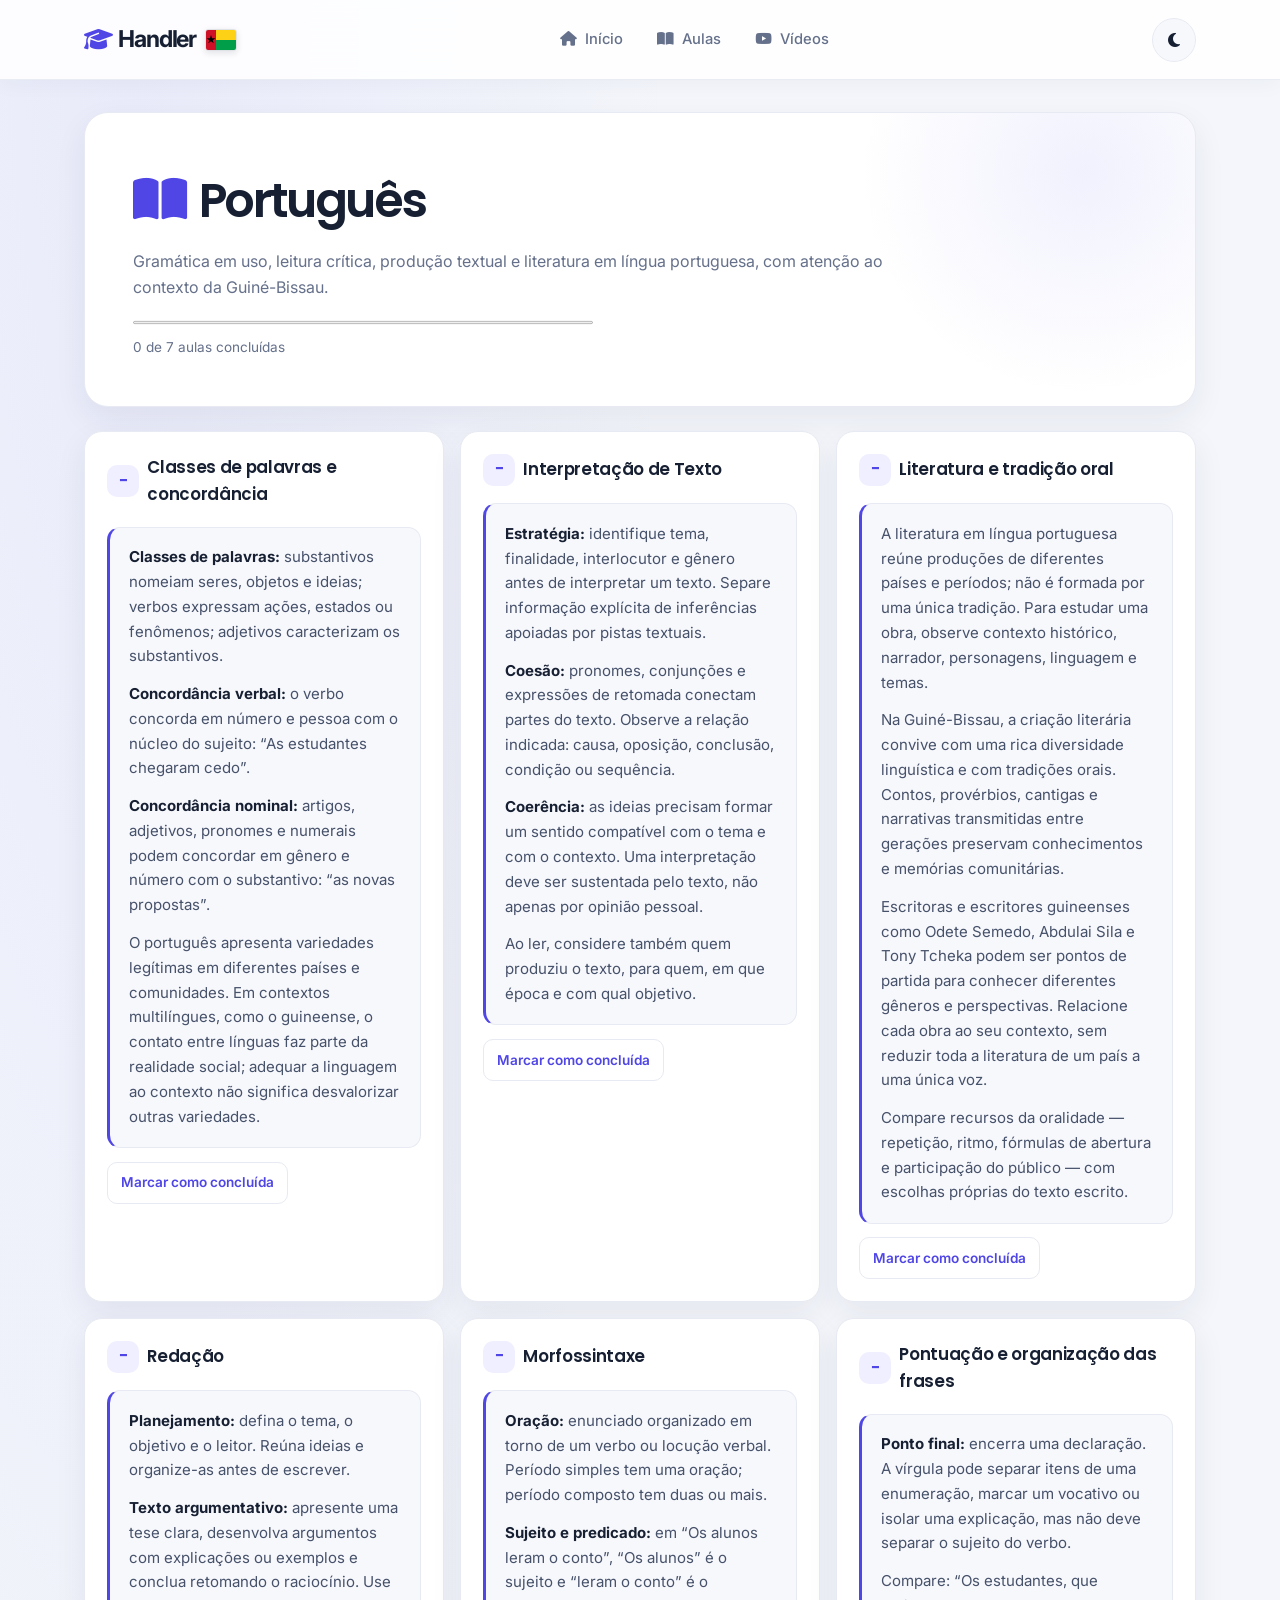
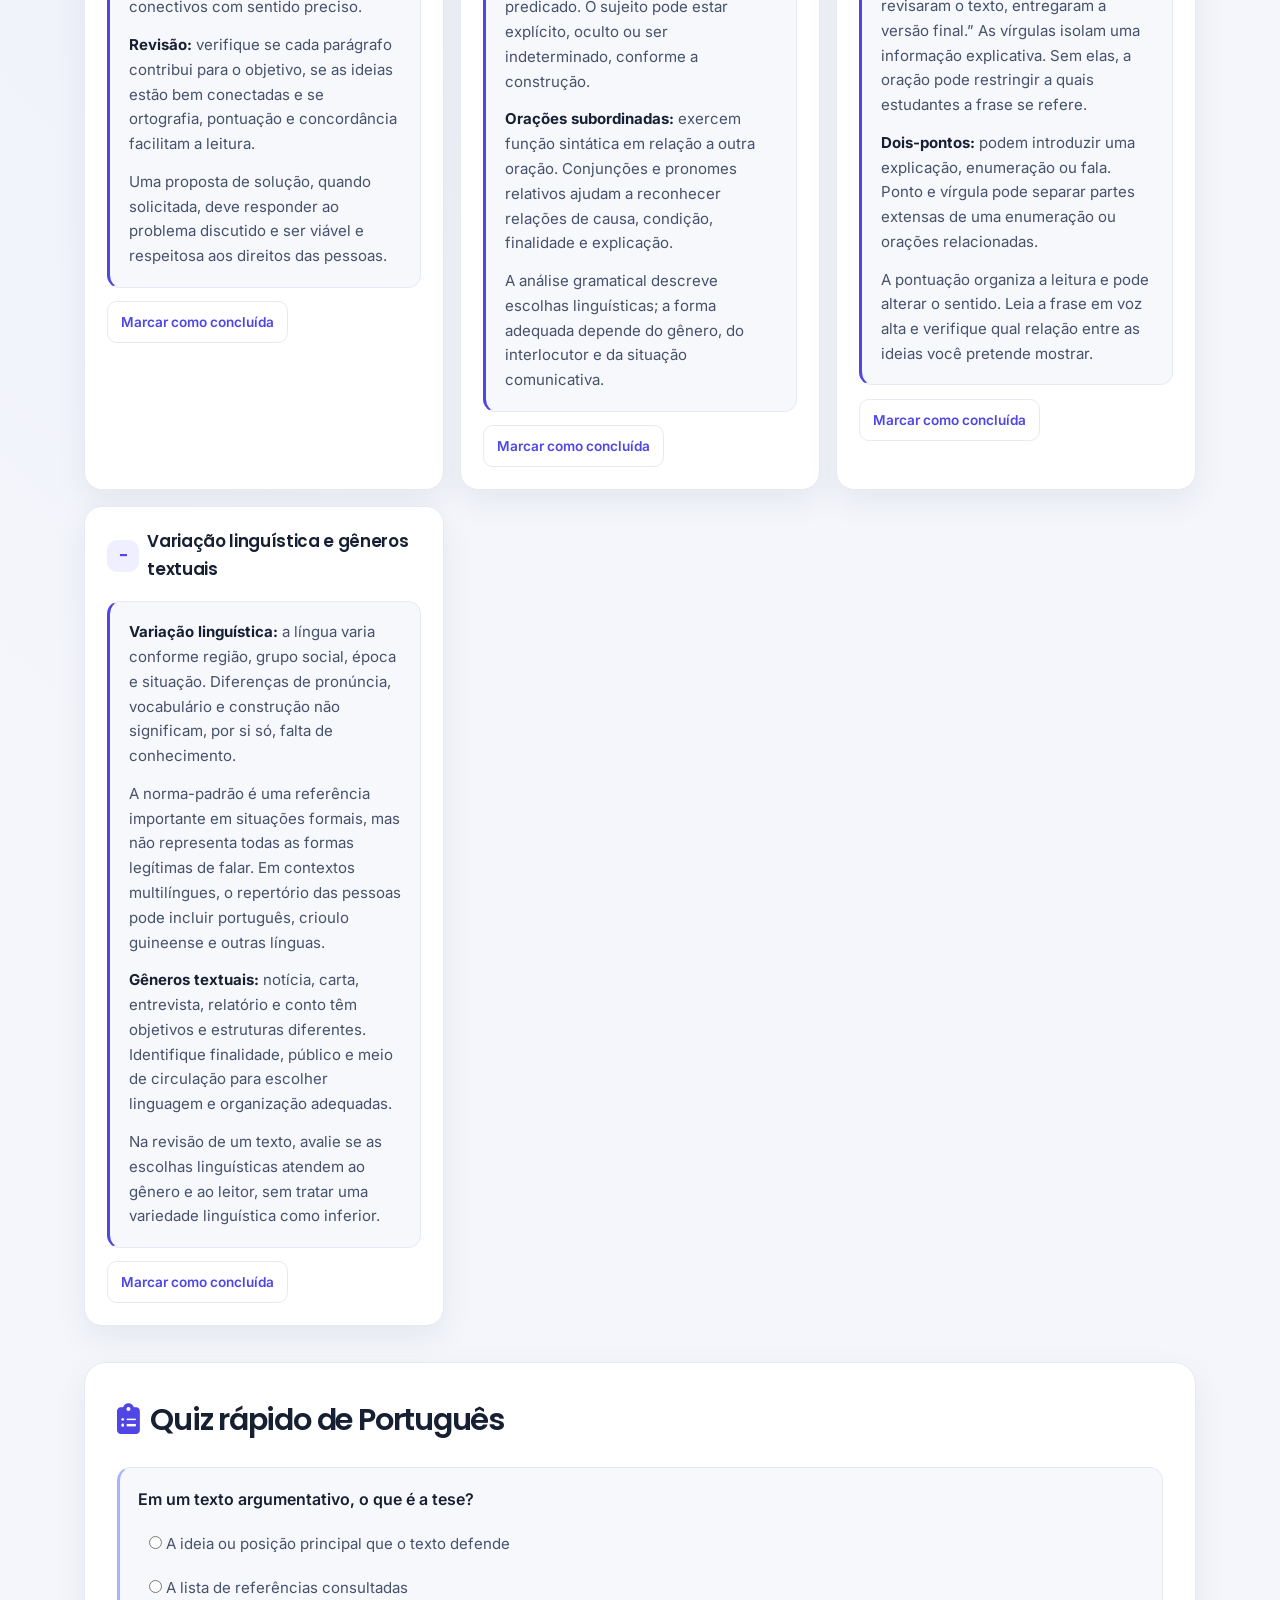
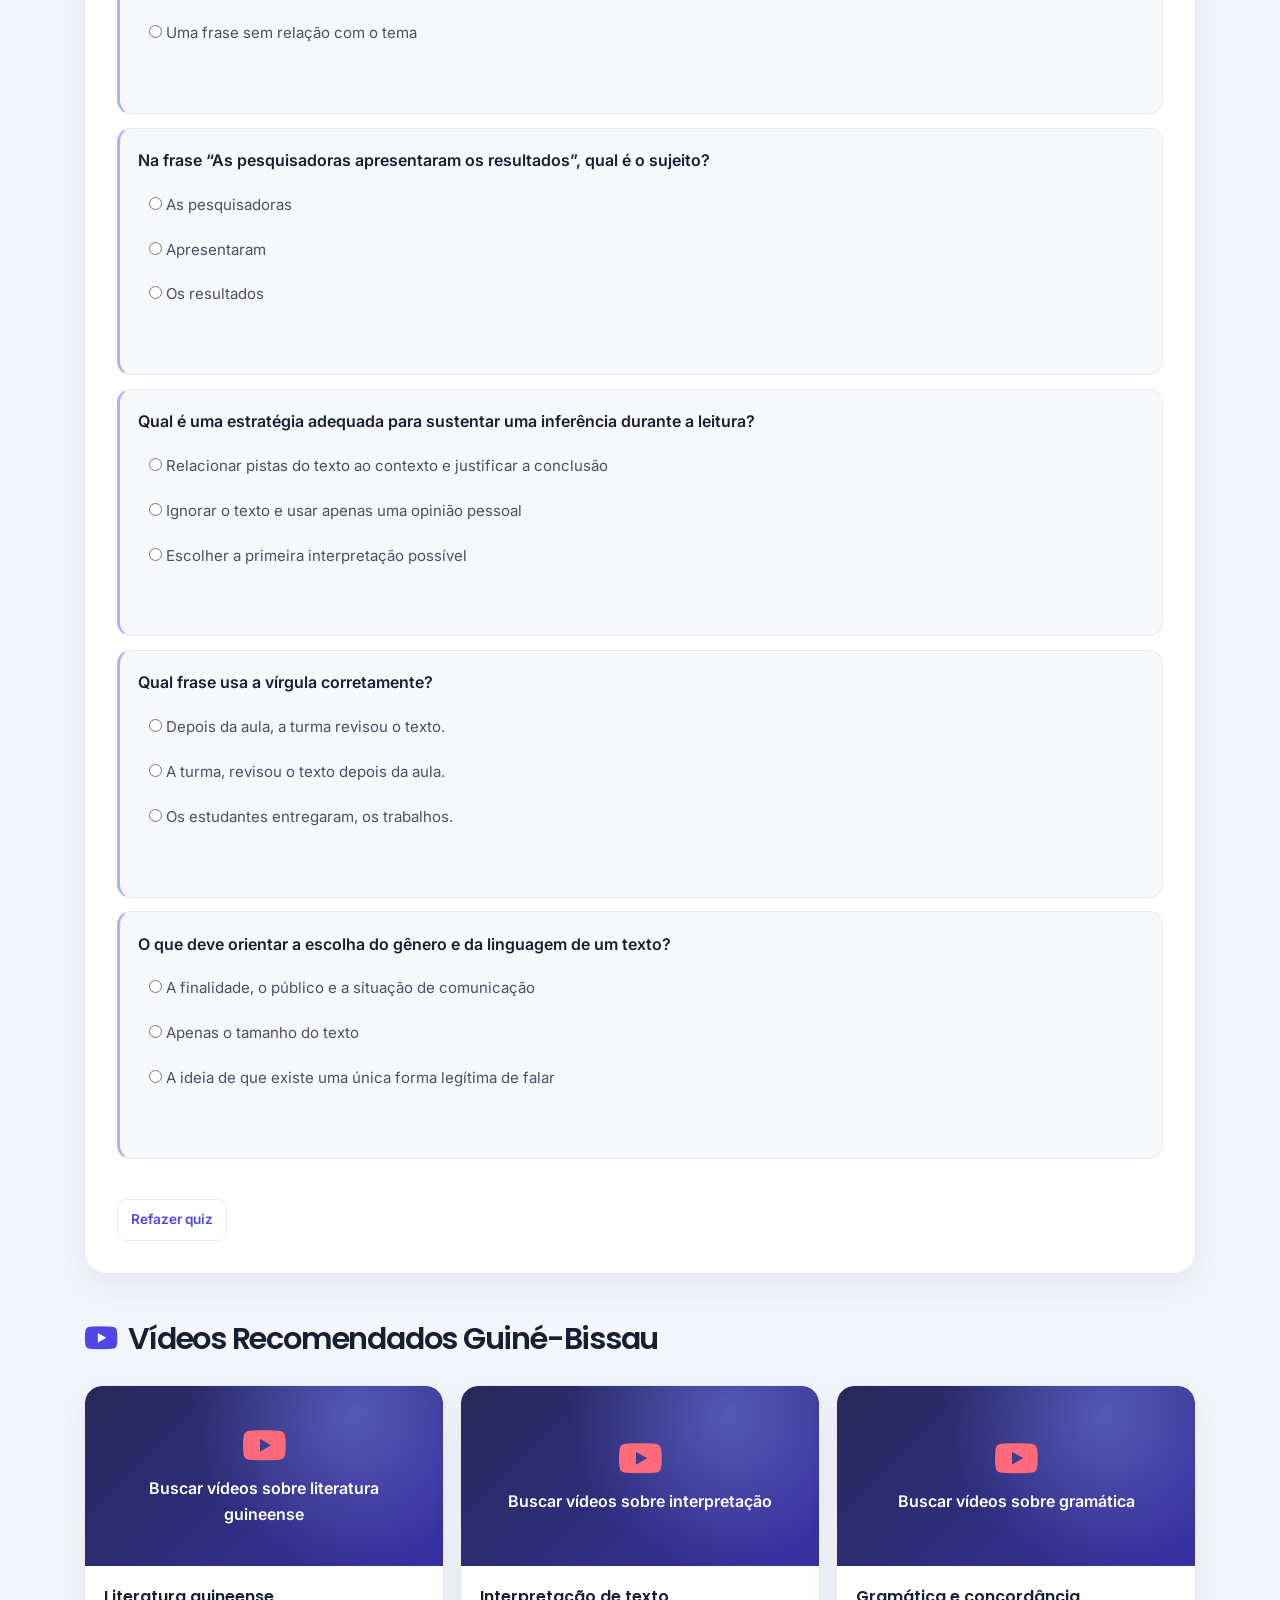
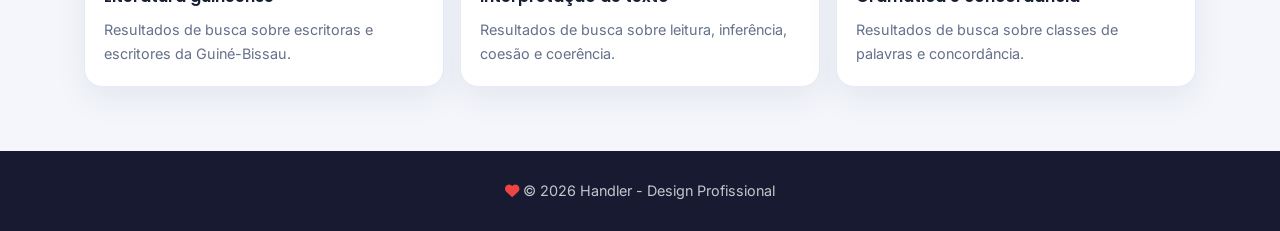
<file: subjects/portugues.html>
<!DOCTYPE html>
<html lang="pt-BR">
<head>
  <meta charset="UTF-8">
  <meta name="viewport" content="width=device-width, initial-scale=1.0">
  <title>Português - Handler Profissional</title>
  <meta name="theme-color" content="#3730a3">
  <link rel="manifest" href="../manifest.webmanifest">
  <link rel="icon" href="../icons/handler.svg" type="image/svg+xml">
  <link rel="stylesheet" href="../css/style-professional.css?v=11">
  <link rel="stylesheet" href="https://cdnjs.cloudflare.com/ajax/libs/font-awesome/6.5.1/css/all.min.css">
</head>
<body>
  <header>
    <nav>
      <div class="logo"><i class="fas fa-graduation-cap" aria-hidden="true"></i> Handler <img class="country-flag" src="../icons/guinea-bissau.svg" alt="Bandeira da Guiné-Bissau"></div>
      <ul>
        <li><a href="../index.html"><i class="fas fa-home"></i> Início</a></li>
        <li><a href="#lessons"><i class="fas fa-book-open"></i> Aulas</a></li>
        <li><a href="#videos"><i class="fab fa-youtube"></i> Vídeos</a></li>
      </ul>
      <button class="mode-toggle" title="Alternar tema"><i class="fas fa-moon"></i></button>
    </nav>
  </header>

  <main>
    <div class="subject-nav">
      <h1><i class="fas fa-book-open"></i> Português</h1>
      <p>Gramática em uso, leitura crítica, produção textual e literatura em língua portuguesa, com atenção ao contexto da Guiné-Bissau.</p>
    </div>

    <div id="lessons" class="lesson-grid">
      <div class="lesson-card">
        <h3>Classes de palavras e concordância</h3>
        <div class="lesson-content">
          <p><strong>Classes de palavras:</strong> substantivos nomeiam seres, objetos e ideias; verbos expressam ações, estados ou fenômenos; adjetivos caracterizam os substantivos.</p>
          <p><strong>Concordância verbal:</strong> o verbo concorda em número e pessoa com o núcleo do sujeito: “As estudantes chegaram cedo”.</p>
          <p><strong>Concordância nominal:</strong> artigos, adjetivos, pronomes e numerais podem concordar em gênero e número com o substantivo: “as novas propostas”.</p>
          <p>O português apresenta variedades legítimas em diferentes países e comunidades. Em contextos multilíngues, como o guineense, o contato entre línguas faz parte da realidade social; adequar a linguagem ao contexto não significa desvalorizar outras variedades.</p>
        </div>
      </div>

      <div class="lesson-card">
        <h3>Interpretação de Texto</h3>
        <div class="lesson-content">
          <p><strong>Estratégia:</strong> identifique tema, finalidade, interlocutor e gênero antes de interpretar um texto. Separe informação explícita de inferências apoiadas por pistas textuais.</p>
          <p><strong>Coesão:</strong> pronomes, conjunções e expressões de retomada conectam partes do texto. Observe a relação indicada: causa, oposição, conclusão, condição ou sequência.</p>
          <p><strong>Coerência:</strong> as ideias precisam formar um sentido compatível com o tema e com o contexto. Uma interpretação deve ser sustentada pelo texto, não apenas por opinião pessoal.</p>
          <p>Ao ler, considere também quem produziu o texto, para quem, em que época e com qual objetivo.</p>
        </div>
      </div>

      <div class="lesson-card">
        <h3>Literatura e tradição oral</h3>
        <div class="lesson-content">
          <p>A literatura em língua portuguesa reúne produções de diferentes países e períodos; não é formada por uma única tradição. Para estudar uma obra, observe contexto histórico, narrador, personagens, linguagem e temas.</p>
          <p>Na Guiné-Bissau, a criação literária convive com uma rica diversidade linguística e com tradições orais. Contos, provérbios, cantigas e narrativas transmitidas entre gerações preservam conhecimentos e memórias comunitárias.</p>
          <p>Escritoras e escritores guineenses como Odete Semedo, Abdulai Sila e Tony Tcheka podem ser pontos de partida para conhecer diferentes gêneros e perspectivas. Relacione cada obra ao seu contexto, sem reduzir toda a literatura de um país a uma única voz.</p>
          <p>Compare recursos da oralidade — repetição, ritmo, fórmulas de abertura e participação do público — com escolhas próprias do texto escrito.</p>
        </div>
      </div>

      <div class="lesson-card">
        <h3>Redação</h3>
        <div class="lesson-content">
          <p><strong>Planejamento:</strong> defina o tema, o objetivo e o leitor. Reúna ideias e organize-as antes de escrever.</p>
          <p><strong>Texto argumentativo:</strong> apresente uma tese clara, desenvolva argumentos com explicações ou exemplos e conclua retomando o raciocínio. Use conectivos com sentido preciso.</p>
          <p><strong>Revisão:</strong> verifique se cada parágrafo contribui para o objetivo, se as ideias estão bem conectadas e se ortografia, pontuação e concordância facilitam a leitura.</p>
          <p>Uma proposta de solução, quando solicitada, deve responder ao problema discutido e ser viável e respeitosa aos direitos das pessoas.</p>
        </div>
      </div>

      <div class="lesson-card">
        <h3>Morfossintaxe</h3>
        <div class="lesson-content">
          <p><strong>Oração:</strong> enunciado organizado em torno de um verbo ou locução verbal. Período simples tem uma oração; período composto tem duas ou mais.</p>
          <p><strong>Sujeito e predicado:</strong> em “Os alunos leram o conto”, “Os alunos” é o sujeito e “leram o conto” é o predicado. O sujeito pode estar explícito, oculto ou ser indeterminado, conforme a construção.</p>
          <p><strong>Orações subordinadas:</strong> exercem função sintática em relação a outra oração. Conjunções e pronomes relativos ajudam a reconhecer relações de causa, condição, finalidade e explicação.</p>
          <p>A análise gramatical descreve escolhas linguísticas; a forma adequada depende do gênero, do interlocutor e da situação comunicativa.</p>
        </div>
      </div>

      <div class="lesson-card">
        <h3>Pontuação e organização das frases</h3>
        <div class="lesson-content">
          <p><strong>Ponto final:</strong> encerra uma declaração. A vírgula pode separar itens de uma enumeração, marcar um vocativo ou isolar uma explicação, mas não deve separar o sujeito do verbo.</p>
          <p>Compare: “Os estudantes, que revisaram o texto, entregaram a versão final.” As vírgulas isolam uma informação explicativa. Sem elas, a oração pode restringir a quais estudantes a frase se refere.</p>
          <p><strong>Dois-pontos:</strong> podem introduzir uma explicação, enumeração ou fala. Ponto e vírgula pode separar partes extensas de uma enumeração ou orações relacionadas.</p>
          <p>A pontuação organiza a leitura e pode alterar o sentido. Leia a frase em voz alta e verifique qual relação entre as ideias você pretende mostrar.</p>
        </div>
      </div>

      <div class="lesson-card">
        <h3>Variação linguística e gêneros textuais</h3>
        <div class="lesson-content">
          <p><strong>Variação linguística:</strong> a língua varia conforme região, grupo social, época e situação. Diferenças de pronúncia, vocabulário e construção não significam, por si só, falta de conhecimento.</p>
          <p>A norma-padrão é uma referência importante em situações formais, mas não representa todas as formas legítimas de falar. Em contextos multilíngues, o repertório das pessoas pode incluir português, crioulo guineense e outras línguas.</p>
          <p><strong>Gêneros textuais:</strong> notícia, carta, entrevista, relatório e conto têm objetivos e estruturas diferentes. Identifique finalidade, público e meio de circulação para escolher linguagem e organização adequadas.</p>
          <p>Na revisão de um texto, avalie se as escolhas linguísticas atendem ao gênero e ao leitor, sem tratar uma variedade linguística como inferior.</p>
        </div>
      </div>
    </div>

    <div id="quiz-portugues" class="quiz">
      <h2><i class="fas fa-clipboard-list"></i> Quiz rápido de Português</h2>
      <div class="quiz-question">
        <p>Em um texto argumentativo, o que é a tese?</p>
        <label><input type="radio" name="q1" value="correct"> A ideia ou posição principal que o texto defende</label>
        <label><input type="radio" name="q1" value="wrong"> A lista de referências consultadas</label>
        <label><input type="radio" name="q1" value="wrong"> Uma frase sem relação com o tema</label>
      </div>
      <div class="quiz-question">
        <p>Na frase “As pesquisadoras apresentaram os resultados”, qual é o sujeito?</p>
        <label><input type="radio" name="q2" value="correct"> As pesquisadoras</label>
        <label><input type="radio" name="q2" value="wrong"> Apresentaram</label>
        <label><input type="radio" name="q2" value="wrong"> Os resultados</label>
      </div>
      <div class="quiz-question">
        <p>Qual é uma estratégia adequada para sustentar uma inferência durante a leitura?</p>
        <label><input type="radio" name="q3" value="correct"> Relacionar pistas do texto ao contexto e justificar a conclusão</label>
        <label><input type="radio" name="q3" value="wrong"> Ignorar o texto e usar apenas uma opinião pessoal</label>
        <label><input type="radio" name="q3" value="wrong"> Escolher a primeira interpretação possível</label>
      </div>
      <div class="quiz-question">
        <p>Qual frase usa a vírgula corretamente?</p>
        <label><input type="radio" name="q4" value="correct"> Depois da aula, a turma revisou o texto.</label>
        <label><input type="radio" name="q4" value="wrong"> A turma, revisou o texto depois da aula.</label>
        <label><input type="radio" name="q4" value="wrong"> Os estudantes entregaram, os trabalhos.</label>
      </div>
      <div class="quiz-question">
        <p>O que deve orientar a escolha do gênero e da linguagem de um texto?</p>
        <label><input type="radio" name="q5" value="correct"> A finalidade, o público e a situação de comunicação</label>
        <label><input type="radio" name="q5" value="wrong"> Apenas o tamanho do texto</label>
        <label><input type="radio" name="q5" value="wrong"> A ideia de que existe uma única forma legítima de falar</label>
      </div>
      <div id="quiz-score"></div>
    </div>

    <div id="videos" class="videos-section">
      <h2><i class="fab fa-youtube"></i> Vídeos Recomendados Guiné-Bissau</h2>
      <div class="videos-grid">
        <div class="video-card">
          <a class="video-link" href="https://www.youtube.com/results?search_query=literatura+guineense+Odete+Semedo+Abdulai+Sila" target="_blank" rel="noopener noreferrer" aria-label="Buscar vídeos sobre literatura guineense no YouTube">
            <i class="fab fa-youtube" aria-hidden="true"></i>
            <span>Buscar vídeos sobre literatura guineense</span>
          </a>
          <div class="video-info">
            <h3>Literatura guineense</h3>
            <p>Resultados de busca sobre escritoras e escritores da Guiné-Bissau.</p>
          </div>
        </div>
        <div class="video-card">
          <a class="video-link" href="https://www.youtube.com/results?search_query=interpreta%C3%A7%C3%A3o+de+texto+coes%C3%A3o+coer%C3%AAncia+ensino+m%C3%A9dio" target="_blank" rel="noopener noreferrer" aria-label="Buscar vídeos sobre interpretação de texto no YouTube">
            <i class="fab fa-youtube" aria-hidden="true"></i>
            <span>Buscar vídeos sobre interpretação</span>
          </a>
          <div class="video-info">
            <h3>Interpretação de texto</h3>
            <p>Resultados de busca sobre leitura, inferência, coesão e coerência.</p>
          </div>
        </div>
        <div class="video-card">
          <a class="video-link" href="https://www.youtube.com/results?search_query=gram%C3%A1tica+portuguesa+concord%C3%A2ncia+verbal+nominal+ensino+m%C3%A9dio" target="_blank" rel="noopener noreferrer" aria-label="Buscar vídeos sobre gramática e concordância no YouTube">
            <i class="fab fa-youtube" aria-hidden="true"></i>
            <span>Buscar vídeos sobre gramática</span>
          </a>
          <div class="video-info">
            <h3>Gramática e concordância</h3>
            <p>Resultados de busca sobre classes de palavras e concordância.</p>
          </div>
        </div>
      </div>
    </div>
  </main>

  <footer>
    <p><i class="fas fa-heart" style="color: #ef4444;"></i> &copy; 2026 Handler - Design Profissional</p>
  </footer>

  <script src="../js/script.js?v=11"></script>
</body>
</html>
</file>
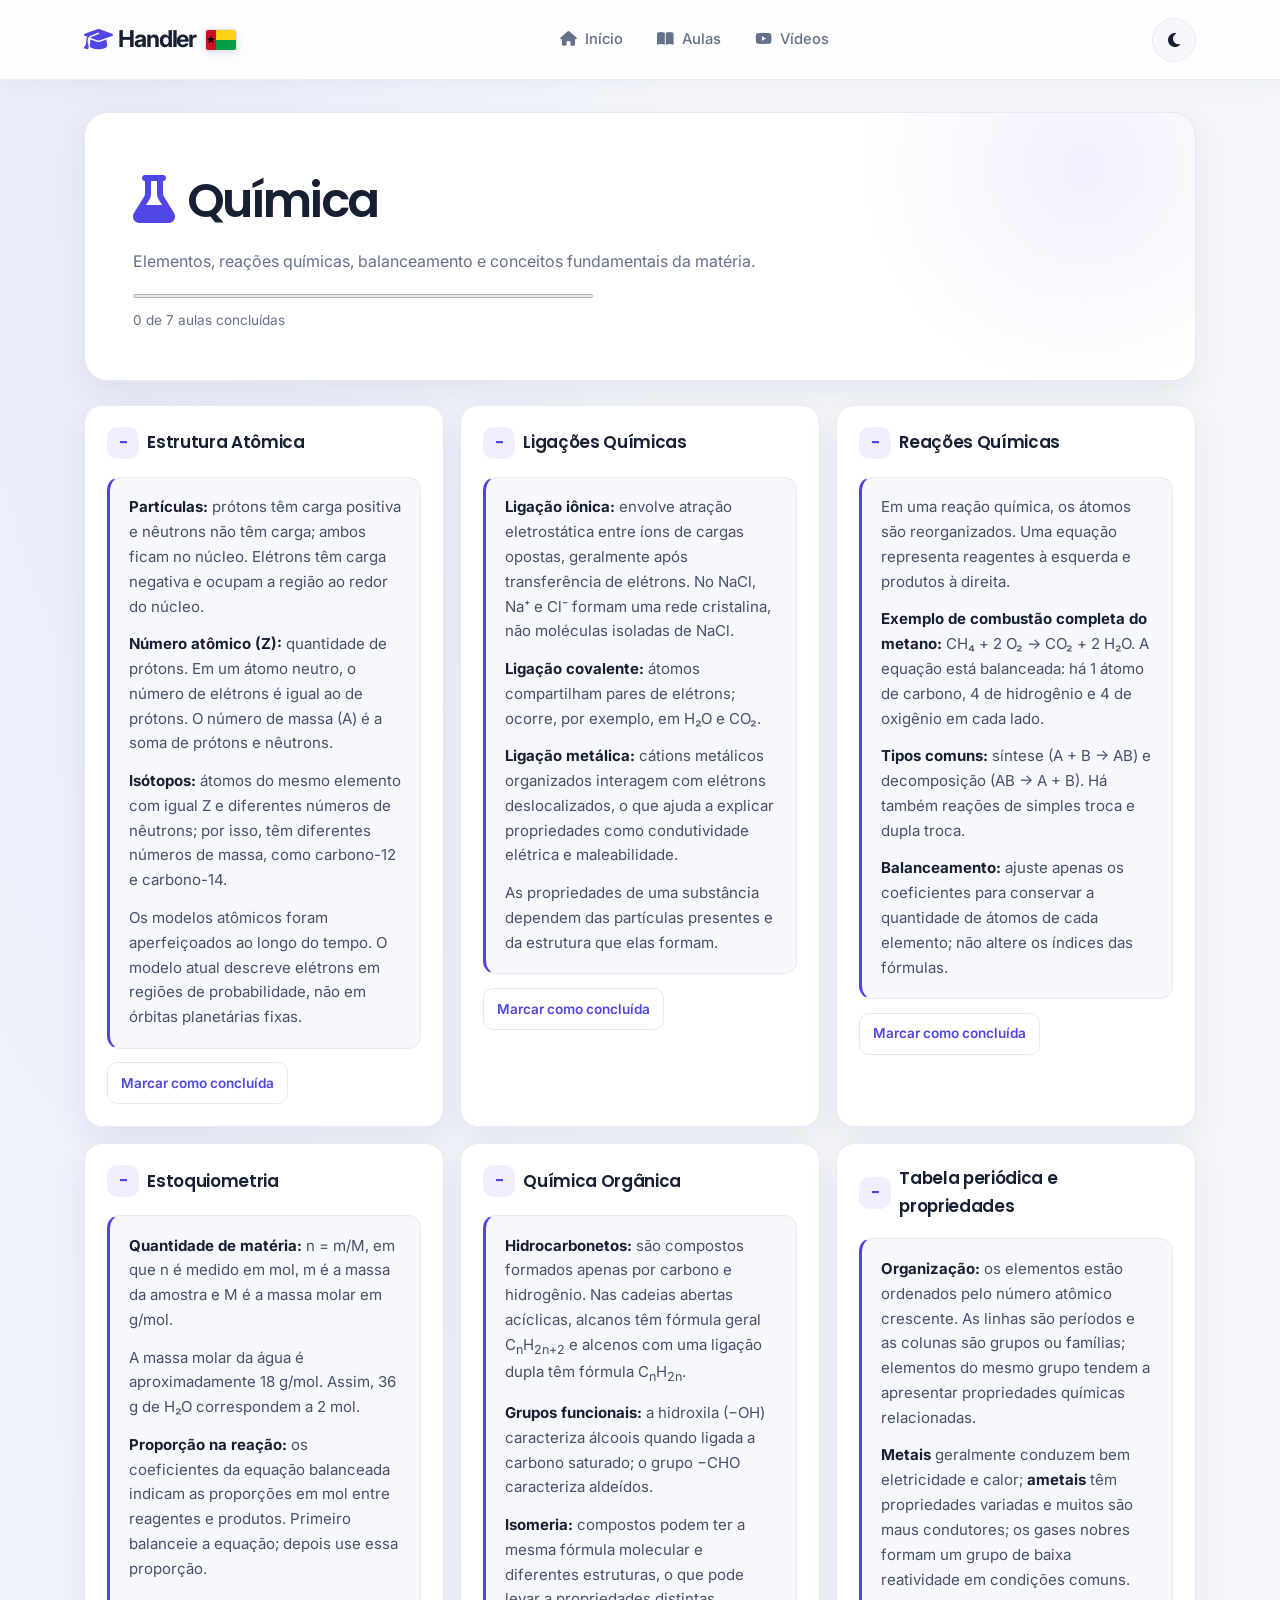
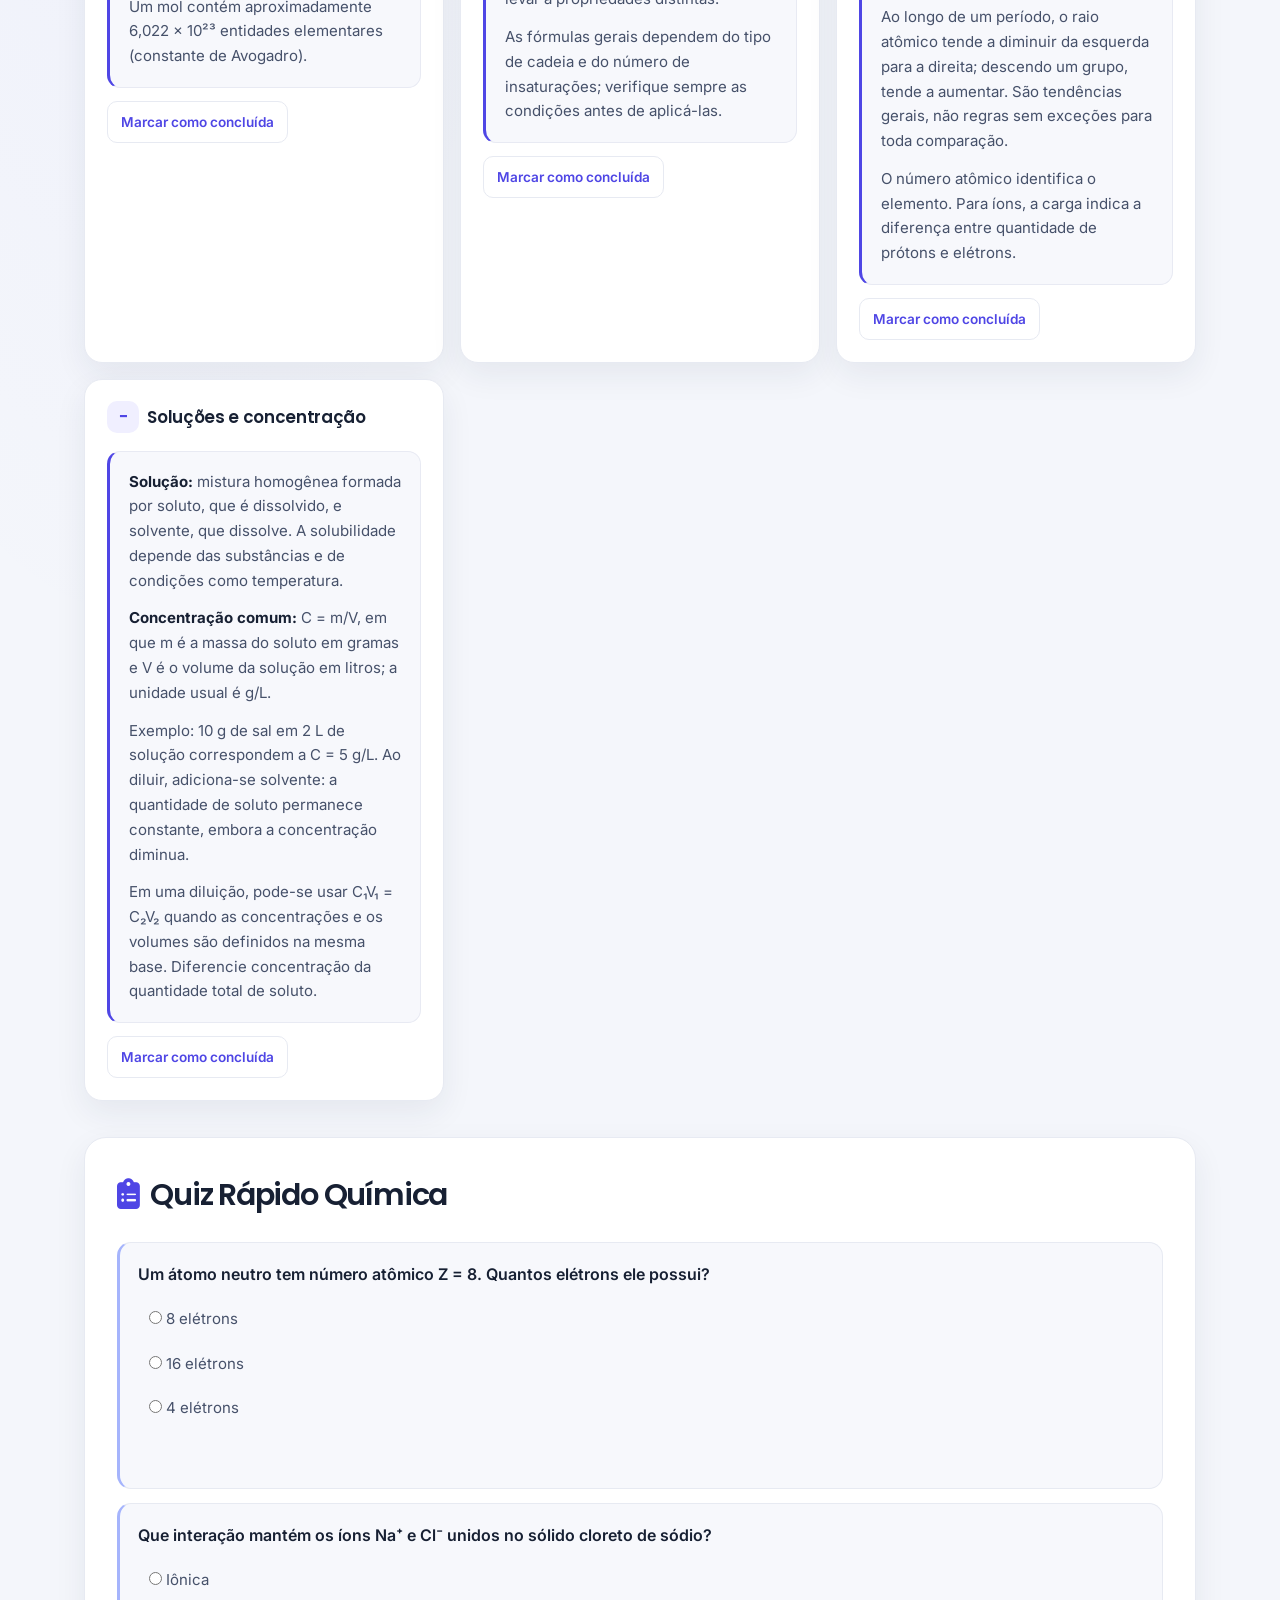
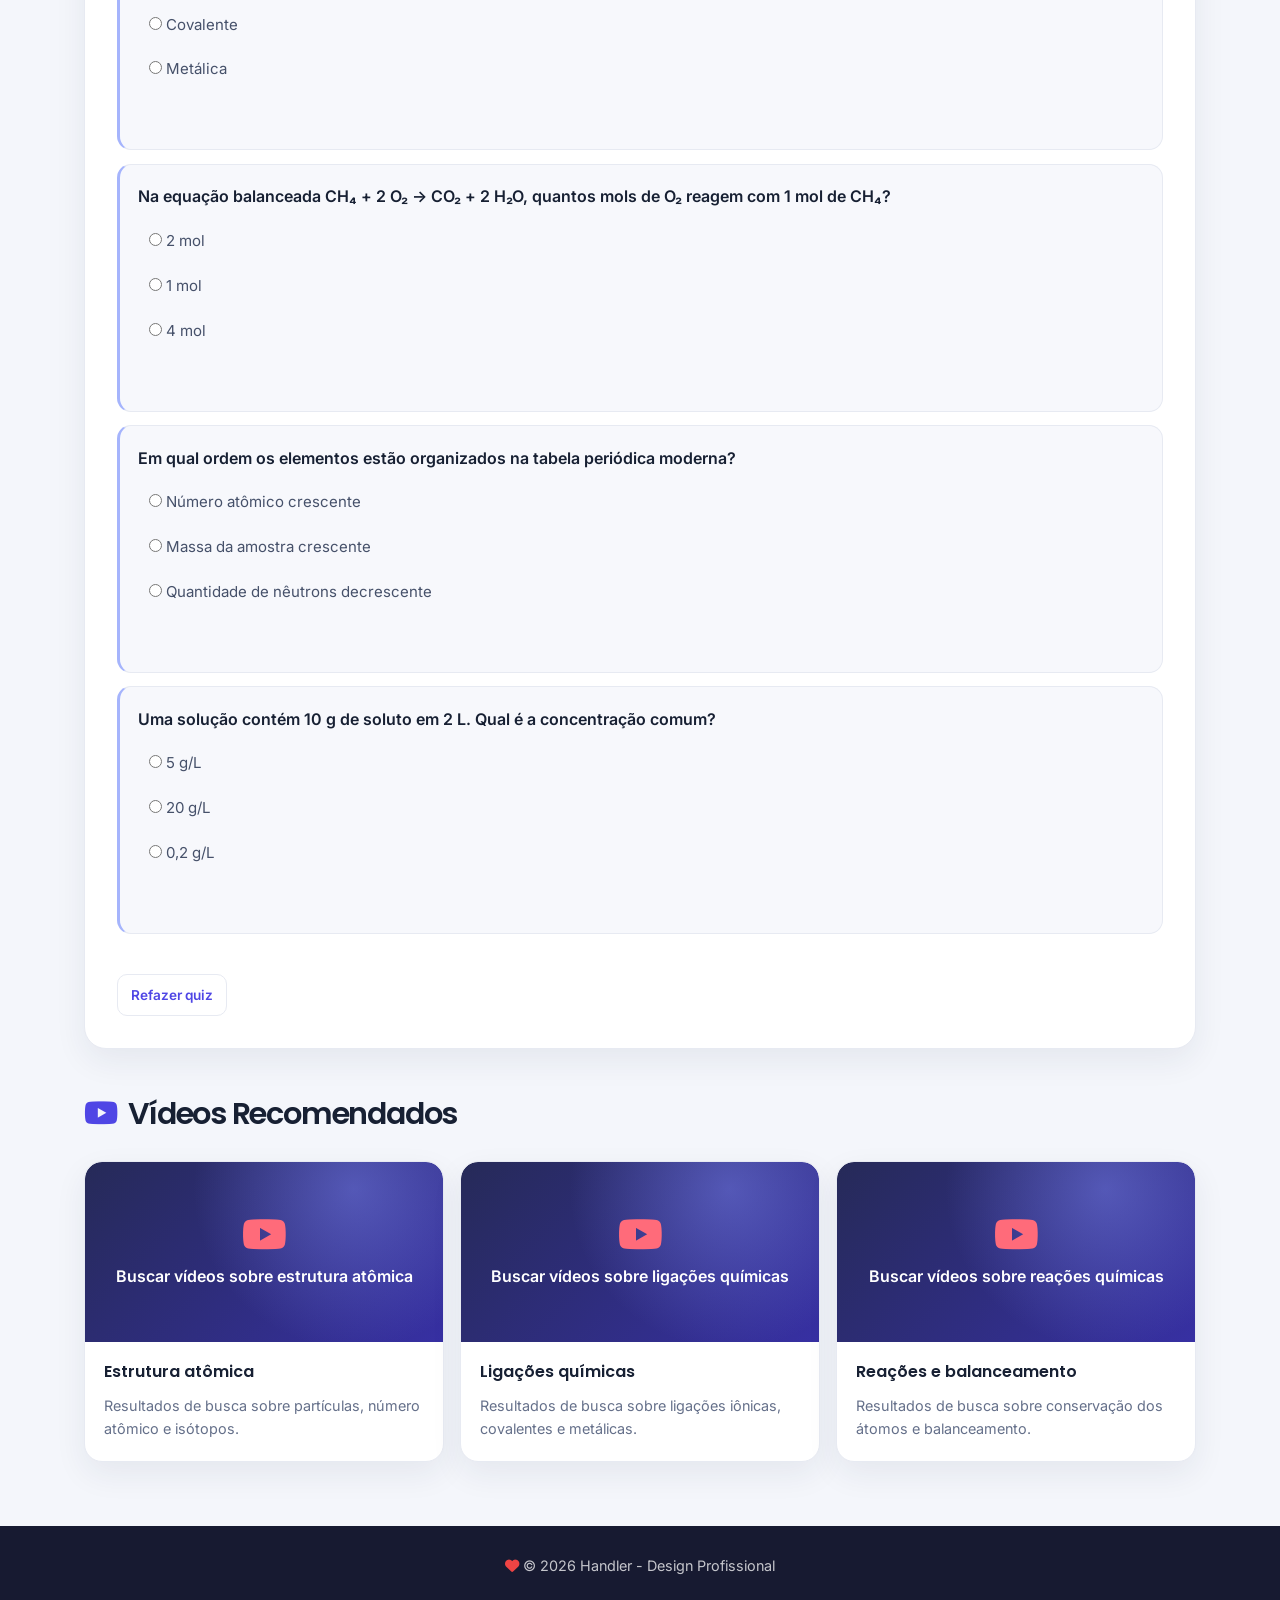
<file: subjects/quimica.html>
<!DOCTYPE html>
<html lang="pt-BR">
<head>
  <meta charset="UTF-8">
  <meta name="viewport" content="width=device-width, initial-scale=1.0">
  <title>Química - Handler Profissional</title>
  <meta name="theme-color" content="#3730a3">
  <link rel="manifest" href="../manifest.webmanifest">
  <link rel="icon" href="../icons/handler.svg" type="image/svg+xml">
  <link rel="stylesheet" href="../css/style-professional.css?v=11">
  <link rel="stylesheet" href="https://cdnjs.cloudflare.com/ajax/libs/font-awesome/6.5.1/css/all.min.css">
</head>
<body>
  <header>
    <nav>
      <div class="logo"><i class="fas fa-graduation-cap" aria-hidden="true"></i> Handler <img class="country-flag" src="../icons/guinea-bissau.svg" alt="Bandeira da Guiné-Bissau"></div>
      <ul>
        <li><a href="../index.html"><i class="fas fa-home"></i> Início</a></li>
        <li><a href="#lessons"><i class="fas fa-book-open"></i> Aulas</a></li>
        <li><a href="#videos"><i class="fab fa-youtube"></i> Vídeos</a></li>
      </ul>
      <button class="mode-toggle" title="Alternar tema"><i class="fas fa-moon"></i></button>
    </nav>
  </header>

  <main>
    <div class="subject-nav">
      <h1><i class="fas fa-flask"></i> Química</h1>
      <p>Elementos, reações químicas, balanceamento e conceitos fundamentais da matéria.</p>
    </div>

    <div id="lessons" class="lesson-grid">
      <div class="lesson-card">
        <h3>Estrutura Atômica</h3>
        <div class="lesson-content">
          <p><strong>Partículas:</strong> prótons têm carga positiva e nêutrons não têm carga; ambos ficam no núcleo. Elétrons têm carga negativa e ocupam a região ao redor do núcleo.</p>
          <p><strong>Número atômico (Z):</strong> quantidade de prótons. Em um átomo neutro, o número de elétrons é igual ao de prótons. O número de massa (A) é a soma de prótons e nêutrons.</p>
          <p><strong>Isótopos:</strong> átomos do mesmo elemento com igual Z e diferentes números de nêutrons; por isso, têm diferentes números de massa, como carbono-12 e carbono-14.</p>
          <p>Os modelos atômicos foram aperfeiçoados ao longo do tempo. O modelo atual descreve elétrons em regiões de probabilidade, não em órbitas planetárias fixas.</p>
        </div>
      </div>

      <div class="lesson-card">
        <h3>Ligações Químicas</h3>
        <div class="lesson-content">
          <p><strong>Ligação iônica:</strong> envolve atração eletrostática entre íons de cargas opostas, geralmente após transferência de elétrons. No NaCl, Na⁺ e Cl⁻ formam uma rede cristalina, não moléculas isoladas de NaCl.</p>
          <p><strong>Ligação covalente:</strong> átomos compartilham pares de elétrons; ocorre, por exemplo, em H₂O e CO₂.</p>
          <p><strong>Ligação metálica:</strong> cátions metálicos organizados interagem com elétrons deslocalizados, o que ajuda a explicar propriedades como condutividade elétrica e maleabilidade.</p>
          <p>As propriedades de uma substância dependem das partículas presentes e da estrutura que elas formam.</p>
        </div>
      </div>

      <div class="lesson-card">
        <h3>Reações Químicas</h3>
        <div class="lesson-content">
          <p>Em uma reação química, os átomos são reorganizados. Uma equação representa reagentes à esquerda e produtos à direita.</p>
          <p><strong>Exemplo de combustão completa do metano:</strong> CH₄ + 2 O₂ → CO₂ + 2 H₂O. A equação está balanceada: há 1 átomo de carbono, 4 de hidrogênio e 4 de oxigênio em cada lado.</p>
          <p><strong>Tipos comuns:</strong> síntese (A + B → AB) e decomposição (AB → A + B). Há também reações de simples troca e dupla troca.</p>
          <p><strong>Balanceamento:</strong> ajuste apenas os coeficientes para conservar a quantidade de átomos de cada elemento; não altere os índices das fórmulas.</p>
        </div>
      </div>

      <div class="lesson-card">
        <h3>Estoquiometria</h3>
        <div class="lesson-content">
          <p><strong>Quantidade de matéria:</strong> n = m/M, em que n é medido em mol, m é a massa da amostra e M é a massa molar em g/mol.</p>
          <p>A massa molar da água é aproximadamente 18 g/mol. Assim, 36 g de H₂O correspondem a 2 mol.</p>
          <p><strong>Proporção na reação:</strong> os coeficientes da equação balanceada indicam as proporções em mol entre reagentes e produtos. Primeiro balanceie a equação; depois use essa proporção.</p>
          <p>Um mol contém aproximadamente 6,022 × 10²³ entidades elementares (constante de Avogadro).</p>
        </div>
      </div>

      <div class="lesson-card">
        <h3>Química Orgânica</h3>
        <div class="lesson-content">
          <p><strong>Hidrocarbonetos:</strong> são compostos formados apenas por carbono e hidrogênio. Nas cadeias abertas acíclicas, alcanos têm fórmula geral C<sub>n</sub>H<sub>2n+2</sub> e alcenos com uma ligação dupla têm fórmula C<sub>n</sub>H<sub>2n</sub>.</p>
          <p><strong>Grupos funcionais:</strong> a hidroxila (−OH) caracteriza álcoois quando ligada a carbono saturado; o grupo −CHO caracteriza aldeídos.</p>
          <p><strong>Isomeria:</strong> compostos podem ter a mesma fórmula molecular e diferentes estruturas, o que pode levar a propriedades distintas.</p>
          <p>As fórmulas gerais dependem do tipo de cadeia e do número de insaturações; verifique sempre as condições antes de aplicá-las.</p>
        </div>
      </div>

      <div class="lesson-card">
        <h3>Tabela periódica e propriedades</h3>
        <div class="lesson-content">
          <p><strong>Organização:</strong> os elementos estão ordenados pelo número atômico crescente. As linhas são períodos e as colunas são grupos ou famílias; elementos do mesmo grupo tendem a apresentar propriedades químicas relacionadas.</p>
          <p><strong>Metais</strong> geralmente conduzem bem eletricidade e calor; <strong>ametais</strong> têm propriedades variadas e muitos são maus condutores; os gases nobres formam um grupo de baixa reatividade em condições comuns.</p>
          <p>Ao longo de um período, o raio atômico tende a diminuir da esquerda para a direita; descendo um grupo, tende a aumentar. São tendências gerais, não regras sem exceções para toda comparação.</p>
          <p>O número atômico identifica o elemento. Para íons, a carga indica a diferença entre quantidade de prótons e elétrons.</p>
        </div>
      </div>

      <div class="lesson-card">
        <h3>Soluções e concentração</h3>
        <div class="lesson-content">
          <p><strong>Solução:</strong> mistura homogênea formada por soluto, que é dissolvido, e solvente, que dissolve. A solubilidade depende das substâncias e de condições como temperatura.</p>
          <p><strong>Concentração comum:</strong> C = m/V, em que m é a massa do soluto em gramas e V é o volume da solução em litros; a unidade usual é g/L.</p>
          <p>Exemplo: 10 g de sal em 2 L de solução correspondem a C = 5 g/L. Ao diluir, adiciona-se solvente: a quantidade de soluto permanece constante, embora a concentração diminua.</p>
          <p>Em uma diluição, pode-se usar C₁V₁ = C₂V₂ quando as concentrações e os volumes são definidos na mesma base. Diferencie concentração da quantidade total de soluto.</p>
        </div>
      </div>
    </div>

    <div id="quiz-quimica" class="quiz">
      <h2><i class="fas fa-clipboard-list"></i> Quiz Rápido Química</h2>
      <div class="quiz-question">
        <p>Um átomo neutro tem número atômico Z = 8. Quantos elétrons ele possui?</p>
        <label><input type="radio" name="q1" value="correct"> 8 elétrons</label>
        <label><input type="radio" name="q1" value="wrong"> 16 elétrons</label>
        <label><input type="radio" name="q1" value="wrong"> 4 elétrons</label>
      </div>
      <div class="quiz-question">
        <p>Que interação mantém os íons Na⁺ e Cl⁻ unidos no sólido cloreto de sódio?</p>
        <label><input type="radio" name="q2" value="correct"> Iônica</label>
        <label><input type="radio" name="q2" value="wrong"> Covalente</label>
        <label><input type="radio" name="q2" value="wrong"> Metálica</label>
      </div>
      <div class="quiz-question">
        <p>Na equação balanceada CH₄ + 2 O₂ → CO₂ + 2 H₂O, quantos mols de O₂ reagem com 1 mol de CH₄?</p>
        <label><input type="radio" name="q3" value="correct"> 2 mol</label>
        <label><input type="radio" name="q3" value="wrong"> 1 mol</label>
        <label><input type="radio" name="q3" value="wrong"> 4 mol</label>
      </div>
      <div class="quiz-question">
        <p>Em qual ordem os elementos estão organizados na tabela periódica moderna?</p>
        <label><input type="radio" name="q4" value="correct"> Número atômico crescente</label>
        <label><input type="radio" name="q4" value="wrong"> Massa da amostra crescente</label>
        <label><input type="radio" name="q4" value="wrong"> Quantidade de nêutrons decrescente</label>
      </div>
      <div class="quiz-question">
        <p>Uma solução contém 10 g de soluto em 2 L. Qual é a concentração comum?</p>
        <label><input type="radio" name="q5" value="correct"> 5 g/L</label>
        <label><input type="radio" name="q5" value="wrong"> 20 g/L</label>
        <label><input type="radio" name="q5" value="wrong"> 0,2 g/L</label>
      </div>
      <div id="quiz-score"></div>
    </div>

    <div id="videos" class="videos-section">
      <h2><i class="fab fa-youtube"></i> Vídeos Recomendados</h2>
      <div class="videos-grid">
        <div class="video-card">
          <a class="video-link" href="https://www.youtube.com/results?search_query=estrutura+at%C3%B4mica+n%C3%BAmero+at%C3%B4mico+is%C3%B3topos+ensino+m%C3%A9dio" target="_blank" rel="noopener noreferrer" aria-label="Buscar vídeos sobre estrutura atômica no YouTube">
            <i class="fab fa-youtube" aria-hidden="true"></i>
            <span>Buscar vídeos sobre estrutura atômica</span>
          </a>
          <div class="video-info">
            <h3>Estrutura atômica</h3>
            <p>Resultados de busca sobre partículas, número atômico e isótopos.</p>
          </div>
        </div>
        <div class="video-card">
          <a class="video-link" href="https://www.youtube.com/results?search_query=liga%C3%A7%C3%A3o+i%C3%B4nica+covalente+met%C3%A1lica+ensino+m%C3%A9dio" target="_blank" rel="noopener noreferrer" aria-label="Buscar vídeos sobre ligações químicas no YouTube">
            <i class="fab fa-youtube" aria-hidden="true"></i>
            <span>Buscar vídeos sobre ligações químicas</span>
          </a>
          <div class="video-info">
            <h3>Ligações químicas</h3>
            <p>Resultados de busca sobre ligações iônicas, covalentes e metálicas.</p>
          </div>
        </div>
        <div class="video-card">
          <a class="video-link" href="https://www.youtube.com/results?search_query=balanceamento+de+equa%C3%A7%C3%B5es+qu%C3%ADmicas+combust%C3%A3o+ensino+m%C3%A9dio" target="_blank" rel="noopener noreferrer" aria-label="Buscar vídeos sobre reações e balanceamento químico no YouTube">
            <i class="fab fa-youtube" aria-hidden="true"></i>
            <span>Buscar vídeos sobre reações químicas</span>
          </a>
          <div class="video-info">
            <h3>Reações e balanceamento</h3>
            <p>Resultados de busca sobre conservação dos átomos e balanceamento.</p>
          </div>
        </div>
      </div>
    </div>
  </main>

  <footer>
    <p><i class="fas fa-heart" style="color: #ef4444;"></i> &copy; 2026 Handler - Design Profissional</p>
  </footer>

  <script src="../js/script.js?v=11"></script>
</body>
</html>
</file>
<file: css/style-professional.css>
/* Handler Study Site - Professional Enhanced CSS - Subjects Update */

@import url('https://fonts.googleapis.com/css2?family=Inter:wght@300;400;500;600;700&family=Poppins:wght@500;600;700&display=swap');

* {
  margin: 0;
  padding: 0;
  box-sizing: border-box;
}

:root {
  --primary: linear-gradient(135deg, #4f46e5 0%, #7c3aed 50%, #ec4899 100%);
  --primary-solid: #6366f1;
  --secondary: #8b5cf6;
  --text-dark: #1f2937;
  --text-light: #6b7280;
  --bg-card: rgba(255,255,255,0.95);
  --shadow-light: 0 10px 30px rgba(0,0,0,0.1);
  --shadow-hover: 0 20px 40px rgba(0,0,0,0.2);
  --border-radius: 20px;
  --glass-bg: rgba(255,255,255,0.1);
  --glass-blur: blur(20px);
}

body {
  font-family: 'Inter', -apple-system, BlinkMacSystemFont, 'Segoe UI', sans-serif;
  line-height: 1.7;
  color: var(--text-dark);
  background: var(--primary);
  min-height: 100vh;
  overflow-x: hidden;
  scroll-behavior: smooth;
}

h1, h2, h3 {
  font-family: 'Poppins', sans-serif;
  font-weight: 600;
}

header {
  background: var(--glass-bg);
  backdrop-filter: var(--glass-blur);
  border-bottom: 1px solid rgba(255,255,255,0.2);
  padding: 1rem 0;
  box-shadow: var(--shadow-light);
  position: sticky;
  top: 0;
  z-index: 100;
}

nav {
  max-width: 1200px;
  margin: 0 auto;
  display: flex;
  justify-content: space-between;
  align-items: center;
  padding: 0 2rem;
}

.logo {
  font-size: 2rem;
  font-weight: 700;
  background: var(--primary-solid);
  -webkit-background-clip: text;
  -webkit-text-fill-color: transparent;
  background-clip: text;
  display: flex;
  align-items: center;
  gap: 0.5rem;
}

nav ul {
  display: flex;
  list-style: none;
  gap: 1rem;
}

nav ul li a {
  text-decoration: none;
  color: var(--text-dark);
  font-weight: 500;
  transition: all 0.3s ease;
  position: relative;
  display: flex;
  align-items: center;
  gap: 0.5rem;
}

nav ul li a:hover {
  color: var(--primary-solid);
}

.hero {
  text-align: center;
  padding: 6rem 2rem;
  color: white;
  position: relative;
}

.hero h1 {
  font-size: 4rem;
  margin-bottom: 1.5rem;
  animation: fadeInUp 1s ease;
}

.btn {
  display: inline-block;
  background: rgba(255,255,255,0.2);
  backdrop-filter: blur(10px);
  color: white;
  padding: 1rem 3rem;
  border-radius: 50px;
  text-decoration: none;
  font-weight: 600;
  transition: all 0.3s ease;
  border: 2px solid rgba(255,255,255,0.3);
  box-shadow: 0 8px 25px rgba(0,0,0,0.2);
}

.btn:hover {
  background: rgba(255,255,255,0.3);
  transform: translateY(-3px);
  box-shadow: 0 15px 35px rgba(0,0,0,0.3);
}

.subject-grid {
  max-width: 1200px;
  margin: 0 auto;
  padding: 4rem 2rem;
  display: grid;
  grid-template-columns: repeat(auto-fit, minmax(320px, 1fr));
  gap: 2.5rem;
}

.subject-card {
  background: var(--bg-card);
  border-radius: var(--border-radius);
  padding: 2.5rem 2rem;
  text-align: center;
  box-shadow: var(--shadow-light);
  transition: all 0.4s cubic-bezier(0.25, 0.46, 0.45, 0.94);
  cursor: pointer;
  border: 1px solid rgba(255,255,255,0.2);
  position: relative;
  overflow: hidden;
}

.subject-card::before {
  content: '';
  position: absolute;
  top: 0;
  left: 0;
  right: 0;
  height: 4px;
  background: var(--primary-solid);
}

.subject-card:hover {
  transform: translateY(-15px) scale(1.02);
  box-shadow: var(--shadow-hover);
  border-color: var(--primary-solid);
}

.subject-card i {
  margin-bottom: 1rem;
  opacity: 0.9;
}

.subject-card h2 {
  color: var(--primary-solid);
  margin-bottom: 1rem;
  font-size: 1.8rem;
}

.subject-card p {
  color: var(--text-light);
  line-height: 1.6;
}

main {
  max-width: 1200px;
  margin: 0 auto;
  padding: 2rem;
  background: rgba(255,255,255,0.05);
  border-radius: var(--border-radius);
  backdrop-filter: blur(10px);
  margin-top: -2rem;
  position: relative;
}

.subject-nav {
  position: sticky;
  top: 90px;
  background: var(--bg-card);
  padding: 2.5rem;
  border-radius: var(--border-radius);
  box-shadow: var(--shadow-light);
  margin-bottom: 3rem;
  text-align: center;
  border: 1px solid rgba(255,255,255,0.2);
}

.subject-nav h1 {
  font-size: 3rem;
  background: var(--primary-solid);
  -webkit-background-clip: text;
  -webkit-text-fill-color: transparent;
  background-clip: text;
  margin-bottom: 1rem;
}

.lesson-grid {
  display: grid;
  grid-template-columns: repeat(auto-fit, minmax(380px, 1fr));
  gap: 2rem;
}

.lesson-card {
  background: rgba(255,255,255,0.8);
  border-radius: 16px;
  padding: 2rem;
  box-shadow: 0 5px 20px rgba(0,0,0,0.08);
  cursor: pointer;
  transition: all 0.3s ease;
  border: 1px solid rgba(99,102,241,0.2);
  position: relative;
}

.lesson-card:hover {
  background: white;
  box-shadow: 0 15px 40px rgba(99,102,241,0.2);
  transform: translateY(-5px);
}

.lesson-card h3 {
  color: var(--text-dark);
  margin-bottom: 1rem;
  display: flex;
  align-items: center;
  gap: 0.5rem;
}

.lesson-card h3::before {
  content: '📖';
  font-size: 1.2rem;
}

.lesson-content {
  display: block;
  margin-top: 1.5rem;
  padding: 1.5rem;
  background: linear-gradient(135deg, #f8fafc 0%, #f1f5f9 100%);
  border-radius: 12px;
  border-left: 5px solid var(--primary-solid);
  opacity: 1;
  transition: opacity 0.4s ease;
}

.lesson-content.active {
  opacity: 1;
}

.quiz {
  margin-top: 4rem;
  background: var(--bg-card);
  padding: 2.5rem;
  border-radius: var(--border-radius);
  box-shadow: var(--shadow-light);
}

.quiz h2 {
  text-align: center;
  margin-bottom: 2rem;
  color: var(--primary-solid);
}

.quiz-question {
  background: rgba(248,250,252,0.8);
  padding: 1.5rem;
  border-radius: 12px;
  margin-bottom: 1.5rem;
  border-left: 4px solid var(--primary-solid);
  transition: all 0.3s;
}

.quiz-question:hover {
  box-shadow: 0 5px 15px rgba(99,102,241,0.1);
}

.quiz-question label {
  display: block;
  margin: 1rem 0;
  cursor: pointer;
  transition: color 0.2s;
  padding: 0.5rem 0;
  border-radius: 8px;
}

.quiz-question label:hover {
  background: rgba(99,102,241,0.1);
  color: var(--primary-solid);
}

#quiz-score {
  font-size: 1.3rem;
  font-weight: 700;
  margin-top: 1.5rem;
  padding: 1.5rem 2.5rem;
  border-radius: 30px;
  text-align: center;
  transition: all 0.4s ease;
  font-family: 'Poppins', sans-serif;
}

.videos-section {
  margin-top: 4rem;
}

.videos-section h2 {
  text-align: center;
  color: var(--primary-solid);
  margin-bottom: 2.5rem;
  font-size: 2.2rem;
}

.videos-grid {
  display: grid;
  grid-template-columns: repeat(auto-fit, minmax(400px, 1fr));
  gap: 2rem;
}

.video-card {
  background: var(--bg-card);
  border-radius: var(--border-radius);
  overflow: hidden;
  box-shadow: var(--shadow-light);
  transition: all 0.3s ease;
  border: 1px solid rgba(255,255,255,0.2);
}

.video-card:hover {
  transform: translateY(-8px);
  box-shadow: var(--shadow-hover);
}

.video-card iframe,
.video-link {
  width: 100%;
  height: 250px;
  border: none;
  border-radius: var(--border-radius) var(--border-radius) 0 0;
}

.video-link {
  display: flex;
  flex-direction: column;
  align-items: center;
  justify-content: center;
  gap: 1rem;
  padding: 1.5rem;
  background: linear-gradient(135deg, #1f2937, #111827);
  color: white;
  text-align: center;
  text-decoration: none;
  font-weight: 600;
}

.video-link i {
  color: #ef4444;
  font-size: 3rem;
}

.video-link:hover {
  background: linear-gradient(135deg, #374151, #1f2937);
}

.video-link:focus-visible {
  outline: 3px solid var(--primary-solid);
  outline-offset: -3px;
}

.video-info {
  padding: 1.5rem;
}

.video-info h3 {
  margin-bottom: 0.5rem;
  color: var(--primary-solid);
}

.video-info p {
  color: var(--text-light);
}

footer {
  background: rgba(0,0,0,0.9);
  backdrop-filter: blur(10px);
  color: white;
  text-align: center;
  padding: 3rem 2rem;
  margin-top: 6rem;
}

.mode-toggle {
  background: rgba(255,255,255,0.2);
  border: none;
  font-size: 1.5rem;
  cursor: pointer;
  color: white;
  padding: 0.8rem;
  border-radius: 50%;
  transition: all 0.3s;
  backdrop-filter: blur(10px);
  display: flex;
  align-items: center;
  justify-content: center;
}

.mode-toggle:hover {
  background: rgba(255,255,255,0.4);
  transform: scale(1.1);
}

.dark-mode {
  color: #f9fafb;
}

.dark-mode body {
  background: linear-gradient(135deg, #1e1b4b 0%, #2a1d5c 50%, #4a0e6b 100%);
}

.dark-mode header {
  background: rgba(30,27,75,0.9);
  border-bottom-color: rgba(255,255,255,0.1);
}

.dark-mode .subject-card,
.dark-mode .lesson-card,
.dark-mode .subject-nav,
.dark-mode .quiz,
.dark-mode .video-card {
  background: rgba(45,29,92,0.8);
  color: #f9fafb;
  border-color: rgba(124,58,246,0.3);
}

.dark-mode .lesson-content {
  background: linear-gradient(135deg, #2a1d5c 0%, #3b2370 100%);
}

.dark-mode .quiz-question {
  background: rgba(42,29,92,0.8);
}

.dark-mode #quiz-score {
  background: rgba(16,185,129,0.2);
}

@keyframes fadeInUp {
  from {
    opacity: 0;
    transform: translateY(30px);
  }
  to {
    opacity: 1;
    transform: translateY(0);
  }
}

.subject-card, .lesson-card, .video-card {
  animation: none;
  opacity: 1;
}

@media (max-width: 768px) {
  .hero h1 { font-size: 2.5rem; }
  nav ul { display: none; }
  .subject-grid, .lesson-grid, .videos-grid { grid-template-columns: 1fr; }
  .subject-nav h1 { font-size: 2.2rem; }
  .video-card iframe, .video-link { height: 200px; }
}

@media (max-width: 480px) {
  .hero { padding: 4rem 1rem; }
  nav { padding: 0 1rem; }
  main { padding: 1rem; margin-top: -1rem; }
  .lesson-grid { gap: 1.5rem; }
}

::-webkit-scrollbar {
  width: 8px;
}

::-webkit-scrollbar-track {
  background: rgba(255,255,255,0.1);
}

::-webkit-scrollbar-thumb {
  background: var(--primary-solid);
  border-radius: 4px;
}

.dark-mode ::-webkit-scrollbar-track {
  background: rgba(0,0,0,0.3);
}

/* Modern V2 interface */
:root {
  color-scheme: light;
  --primary: #f4f6fb;
  --primary-solid: #4f46e5;
  --secondary: #0f766e;
  --text-dark: #172033;
  --text-light: #65708a;
  --bg-card: #ffffff;
  --shadow-light: 0 12px 32px rgba(28, 39, 70, 0.07);
  --shadow-hover: 0 22px 48px rgba(28, 39, 70, 0.14);
  --border-radius: 22px;
  --page-width: 1160px;
  --line: #e7eaf2;
  --surface-soft: #f7f8fc;
}

html {
  scroll-behavior: smooth;
  scroll-padding-top: 6rem;
}

body {
  color: var(--text-dark);
  background:
    radial-gradient(ellipse at 10% 0%, rgba(99, 102, 241, 0.08), transparent 34rem),
    var(--primary);
  line-height: 1.65;
}

header {
  padding: 0.85rem 0;
  background: rgba(255, 255, 255, 0.88);
  border-bottom: 1px solid rgba(231, 234, 242, 0.9);
  box-shadow: 0 4px 20px rgba(28, 39, 70, 0.04);
  backdrop-filter: blur(18px);
}

nav {
  max-width: var(--page-width);
  min-height: 3.25rem;
  padding: 0 1.5rem;
}

.logo {
  display: flex;
  align-items: center;
  gap: 0.4rem;
  color: var(--text-dark);
  background: none;
  -webkit-text-fill-color: currentColor;
  font-size: 1.45rem;
  letter-spacing: -0.05em;
}

.country-flag {
  display: block;
  width: 2rem;
  height: auto;
  margin-left: 0.15rem;
  border: 1px solid rgba(23, 32, 51, 0.12);
  border-radius: 3px;
  box-shadow: 0 2px 6px rgba(23, 32, 51, 0.12);
}

.logo i {
  color: var(--primary-solid);
  -webkit-text-fill-color: var(--primary-solid);
}

nav ul {
  gap: 0.35rem;
}

nav ul li a {
  padding: 0.65rem 0.9rem;
  border-radius: 12px;
  color: var(--text-light);
  font-size: 0.92rem;
  transition: background 180ms ease, color 180ms ease;
}

nav ul li a:hover,
nav ul li a:focus-visible {
  color: var(--primary-solid);
  background: #f0efff;
  outline: none;
}

.mode-toggle {
  width: 2.75rem;
  height: 2.75rem;
  padding: 0;
  border: 1px solid var(--line);
  background: var(--surface-soft);
  color: var(--text-dark);
  font-size: 1rem;
  backdrop-filter: none;
}

.mode-toggle:hover {
  color: var(--primary-solid);
  background: #f0efff;
  transform: translateY(-1px);
}

.hero {
  position: relative;
  max-width: var(--page-width);
  margin: 2.25rem auto 0;
  padding: clamp(4.5rem, 10vw, 8rem) 2rem;
  overflow: hidden;
  border: 1px solid rgba(255, 255, 255, 0.16);
  border-radius: 32px;
  background:
    radial-gradient(circle at 82% 18%, rgba(167, 139, 250, 0.4), transparent 18rem),
    linear-gradient(125deg, #1d2352 0%, #3730a3 52%, #6d4ad1 100%);
  box-shadow: 0 28px 70px rgba(47, 42, 122, 0.2);
}

.hero::after {
  position: absolute;
  inset: 0;
  background: url("../icons/guinea-bissau.svg") center / 100% 100% no-repeat;
  content: "";
  opacity: 0.22;
  pointer-events: none;
  border-radius: inherit;
}

.hero > * {
  position: relative;
  z-index: 1;
}

.hero h1 {
  max-width: 820px;
  margin: 0 auto 1rem;
  font-size: clamp(2.5rem, 6vw, 4.65rem);
  line-height: 1.08;
  letter-spacing: -0.055em;
}

.hero p {
  max-width: 620px;
  margin: 0 auto 2rem;
  color: rgba(255, 255, 255, 0.78);
  font-size: clamp(1rem, 2vw, 1.2rem);
}

.btn {
  padding: 0.85rem 1.35rem;
  border: 1px solid rgba(255, 255, 255, 0.32);
  border-radius: 14px;
  background: #ffffff;
  color: #312e81;
  box-shadow: 0 10px 24px rgba(21, 20, 67, 0.2);
}

.btn:hover {
  color: #1e1b4b;
  background: #f4f2ff;
  transform: translateY(-2px);
  box-shadow: 0 14px 28px rgba(21, 20, 67, 0.25);
}

.subject-grid {
  max-width: var(--page-width);
  padding: 3.25rem 1.5rem 1rem;
  gap: 1.25rem;
  grid-template-columns: repeat(auto-fit, minmax(min(100%, 220px), 1fr));
}

.subject-card {
  min-height: 230px;
  padding: 1.75rem;
  border: 1px solid var(--line);
  border-radius: 20px;
  background: var(--bg-card);
  text-align: left;
  box-shadow: var(--shadow-light);
  transition: transform 200ms ease, box-shadow 200ms ease, border-color 200ms ease;
}

.subject-card::before {
  height: 3px;
  background: linear-gradient(90deg, #4f46e5, #8b5cf6, #06b6d4);
}

.subject-card:hover {
  transform: translateY(-5px);
  border-color: #c9c6fa;
  box-shadow: var(--shadow-hover);
}

.subject-card i {
  display: inline-grid;
  width: 3.4rem;
  height: 3.4rem;
  margin-bottom: 1.25rem;
  place-items: center;
  border-radius: 16px;
  background: #f2f1ff;
  font-size: 1.65rem;
}

.subject-card h2 {
  margin-bottom: 0.45rem;
  color: var(--text-dark);
  font-size: 1.2rem;
  letter-spacing: -0.025em;
}

.subject-card p {
  color: var(--text-light);
  font-size: 0.9rem;
  line-height: 1.6;
}

main {
  max-width: var(--page-width);
  margin: 2rem auto 0;
  padding: 0 1.5rem;
  background: transparent;
  backdrop-filter: none;
}

.subject-nav {
  position: relative;
  top: auto;
  margin-bottom: 1.5rem;
  padding: clamp(1.75rem, 4vw, 3rem);
  border: 1px solid var(--line);
  border-radius: 24px;
  background:
    radial-gradient(circle at 90% 20%, rgba(99, 102, 241, 0.09), transparent 14rem),
    var(--bg-card);
  text-align: left;
  box-shadow: var(--shadow-light);
}

.subject-nav h1 {
  margin-bottom: 0.45rem;
  color: var(--text-dark);
  background: none;
  -webkit-text-fill-color: currentColor;
  font-size: clamp(2rem, 4vw, 3rem);
  letter-spacing: -0.05em;
}

.subject-nav h1 i {
  margin-right: 0.35rem;
  color: var(--primary-solid);
  -webkit-text-fill-color: var(--primary-solid);
}

.subject-nav p {
  max-width: 760px;
  color: var(--text-light);
}

.lesson-grid {
  grid-template-columns: repeat(auto-fit, minmax(min(100%, 310px), 1fr));
  gap: 1rem;
}

.lesson-card {
  padding: 1.35rem 1.4rem;
  border: 1px solid var(--line);
  border-radius: 18px;
  background: var(--bg-card);
  box-shadow: var(--shadow-light);
  transition: transform 180ms ease, border-color 180ms ease, box-shadow 180ms ease;
}

.lesson-card:hover {
  transform: translateY(-3px);
  border-color: #c9c6fa;
  background: var(--bg-card);
  box-shadow: 0 16px 32px rgba(28, 39, 70, 0.1);
}

.lesson-card h3 {
  margin-bottom: 0;
  color: var(--text-dark);
  font-size: 1.05rem;
  letter-spacing: -0.02em;
}

.lesson-card h3::before {
  display: inline-grid;
  width: 2rem;
  height: 2rem;
  flex: 0 0 2rem;
  place-items: center;
  border-radius: 10px;
  background: #f0efff;
  color: var(--primary-solid);
  content: "−";
  font-family: inherit;
  font-size: 1rem;
  font-weight: 700;
}

.lesson-card:has(.lesson-content.is-collapsed) h3::before {
  content: "＋";
}

.lesson-content.is-collapsed {
  display: none;
}

.lesson-card:has(.lesson-content:not(.is-collapsed)) h3::before {
  content: "−";
}

.lesson-content {
  margin-top: 1.1rem;
  padding: 1.1rem 1.15rem;
  border: 1px solid #e8eaf3;
  border-left: 3px solid var(--primary-solid);
  border-radius: 13px;
  background: var(--surface-soft);
  color: #46516a;
  font-size: 0.94rem;
}

.lesson-content p + p {
  margin-top: 0.8rem;
}

.lesson-content strong {
  color: var(--text-dark);
}

.quiz {
  margin-top: 2.25rem;
  padding: clamp(1.25rem, 4vw, 2rem);
  border: 1px solid var(--line);
  border-radius: 22px;
  background: var(--bg-card);
  box-shadow: var(--shadow-light);
}

.quiz h2,
.videos-section h2 {
  margin-bottom: 1.35rem;
  color: var(--text-dark);
  font-size: clamp(1.45rem, 3vw, 1.9rem);
  letter-spacing: -0.04em;
}

.quiz h2 {
  text-align: left;
}

.quiz h2 i,
.videos-section h2 i {
  margin-right: 0.35rem;
  color: var(--primary-solid);
}

.quiz-question {
  margin-bottom: 0.85rem;
  padding: 1.15rem;
  border: 1px solid var(--line);
  border-left: 3px solid #a5b4fc;
  border-radius: 14px;
  background: var(--surface-soft);
}

.quiz-question > p {
  margin-bottom: 0.65rem;
  color: var(--text-dark);
  font-weight: 600;
}

.quiz-question label {
  margin: 0.15rem 0;
  padding: 0.55rem 0.65rem;
  color: #46516a;
  font-size: 0.94rem;
}

.quiz-question label:hover {
  background: #eeedff;
  color: #3730a3;
}

.quiz-question input {
  accent-color: var(--primary-solid);
}

.quiz-feedback {
  min-height: 1.4rem;
  margin-top: 0.45rem;
  font-size: 0.88rem;
  font-weight: 600;
}

.quiz-feedback.is-correct,
.quiz-question label.is-correct {
  color: #047857;
}

.quiz-feedback.is-incorrect,
.quiz-question label.is-incorrect {
  color: #b91c1c;
}

.quiz-question label.is-correct {
  background: #ecfdf5;
}

.quiz-question label.is-incorrect {
  background: #fef2f2;
}

#quiz-score {
  min-height: 0;
  margin-top: 0.85rem;
  padding: 0.4rem 0;
  border-radius: 12px;
  font-size: 1.05rem;
}

#quiz-score.quiz-score--success,
#quiz-score.quiz-score--review {
  display: block;
  padding: 0.9rem 1rem;
  border: 1px solid transparent;
  border-radius: 14px;
  font-size: 1rem;
  line-height: 1.5;
}

#quiz-score.quiz-score--success {
  border-color: #a7f3d0;
  background: #ecfdf5;
  color: #047857;
}

#quiz-score.quiz-score--review {
  border-color: #fecaca;
  background: #fef2f2;
  color: #b91c1c;
}

.videos-section {
  margin-top: 2.5rem;
}

.videos-section h2 {
  text-align: left;
}

.videos-grid {
  grid-template-columns: repeat(auto-fit, minmax(min(100%, 260px), 1fr));
  gap: 1rem;
}

.video-card {
  border: 1px solid var(--line);
  border-radius: 18px;
  background: var(--bg-card);
  box-shadow: var(--shadow-light);
  transition: transform 180ms ease, box-shadow 180ms ease;
}

.video-card:hover {
  transform: translateY(-3px);
  box-shadow: var(--shadow-hover);
}

.video-card iframe,
.video-link {
  height: 180px;
  border-radius: 17px 17px 0 0;
}

.video-link {
  gap: 0.6rem;
  background:
    radial-gradient(circle at 75% 15%, rgba(129, 140, 248, 0.45), transparent 10rem),
    linear-gradient(135deg, #262a58, #3730a3);
}

.video-link i {
  color: #ff6b7a;
  font-size: 2.5rem;
}

.video-link:hover {
  background:
    radial-gradient(circle at 75% 15%, rgba(129, 140, 248, 0.5), transparent 10rem),
    linear-gradient(135deg, #302f70, #4f46e5);
}

.video-info {
  padding: 1.1rem 1.2rem 1.25rem;
}

.video-info h3 {
  color: var(--text-dark);
  font-size: 1rem;
}

.video-info p {
  color: var(--text-light);
  font-size: 0.9rem;
}

footer {
  margin-top: 4rem;
  padding: 1.75rem 1rem;
  background: #171a31;
  color: rgba(255, 255, 255, 0.75);
  font-size: 0.9rem;
}

body.dark-mode {
  color-scheme: dark;
  --primary: #111827;
  --primary-solid: #a5b4fc;
  --secondary: #5eead4;
  --text-dark: #eef0ff;
  --text-light: #a8b0c7;
  --bg-card: #1c2235;
  --shadow-light: 0 12px 32px rgba(0, 0, 0, 0.18);
  --shadow-hover: 0 22px 48px rgba(0, 0, 0, 0.3);
  --line: #30384f;
  --surface-soft: #222a40;
  background:
    radial-gradient(ellipse at 10% 0%, rgba(99, 102, 241, 0.12), transparent 34rem),
    #111827;
}

body.dark-mode header {
  background: rgba(23, 29, 46, 0.9);
  border-bottom-color: var(--line);
}

body.dark-mode .logo,
body.dark-mode .subject-card h2,
body.dark-mode .subject-nav h1,
body.dark-mode .lesson-card h3,
body.dark-mode .lesson-content strong,
body.dark-mode .quiz h2,
body.dark-mode .quiz-question > p,
body.dark-mode .video-info h3 {
  color: var(--text-dark);
}

body.dark-mode .country-flag {
  border-color: rgba(238, 240, 255, 0.2);
}

body.dark-mode nav ul li a {
  color: var(--text-light);
}

body.dark-mode nav ul li a:hover,
body.dark-mode nav ul li a:focus-visible,
body.dark-mode .mode-toggle {
  color: var(--text-dark);
  background: #292f4a;
}

body.dark-mode .hero {
  background:
    radial-gradient(circle at 82% 18%, rgba(129, 140, 248, 0.3), transparent 18rem),
    linear-gradient(125deg, #171a31 0%, #29245f 52%, #44317a 100%);
}

body.dark-mode .subject-nav {
  background:
    radial-gradient(circle at 90% 20%, rgba(99, 102, 241, 0.12), transparent 14rem),
    var(--bg-card);
}

body.dark-mode .subject-card,
body.dark-mode .lesson-card,
body.dark-mode .quiz,
body.dark-mode .quiz-question,
body.dark-mode .video-card {
  border-color: var(--line);
  background: var(--bg-card);
}

body.dark-mode .subject-card:hover,
body.dark-mode .lesson-card:hover {
  border-color: #6269a4;
  background: var(--bg-card);
}

body.dark-mode .subject-card i,
body.dark-mode .lesson-card h3::before {
  background: #2a3150;
  color: #c7d2fe;
}

body.dark-mode .lesson-content {
  border-color: var(--line);
  border-left-color: var(--primary-solid);
  background: var(--surface-soft);
  color: #c2c9dc;
}

body.dark-mode .quiz-question {
  border-left-color: #818cf8;
}

body.dark-mode .quiz-question label {
  color: #c2c9dc;
}

body.dark-mode .quiz-question label:hover {
  background: #2a3150;
  color: #e0e7ff;
}

body.dark-mode .quiz-feedback.is-correct,
body.dark-mode .quiz-question label.is-correct {
  color: #6ee7b7;
}

body.dark-mode .quiz-feedback.is-incorrect,
body.dark-mode .quiz-question label.is-incorrect {
  color: #fca5a5;
}

body.dark-mode .quiz-question label.is-correct {
  background: rgba(16, 185, 129, 0.12);
}

body.dark-mode .quiz-question label.is-incorrect {
  background: rgba(239, 68, 68, 0.12);
}

body.dark-mode .video-link {
  background:
    radial-gradient(circle at 75% 15%, rgba(129, 140, 248, 0.25), transparent 10rem),
    linear-gradient(135deg, #171a31, #29245f);
}

body.dark-mode #quiz-score.quiz-score--success {
  border-color: rgba(52, 211, 153, 0.3);
  background: rgba(16, 185, 129, 0.12);
  color: #6ee7b7;
}

body.dark-mode #quiz-score.quiz-score--review {
  border-color: rgba(248, 113, 113, 0.3);
  background: rgba(239, 68, 68, 0.12);
  color: #fca5a5;
}

:focus-visible {
  outline: 3px solid #818cf8;
  outline-offset: 3px;
}

@media (max-width: 768px) {
  nav {
    padding: 0 1rem;
  }

  nav ul {
    display: flex;
    gap: 0.1rem;
  }

  nav ul li a {
    padding: 0.55rem;
    font-size: 0.83rem;
  }

  .hero {
    margin: 1rem 1rem 0;
    padding: 4.5rem 1.25rem;
    border-radius: 24px;
  }

  .hero::after {
    opacity: 0.2;
  }

  .subject-grid {
    padding: 2rem 1rem 0.5rem;
  }

  main {
    padding: 0 1rem;
  }

  .lesson-grid,
  .videos-grid {
    grid-template-columns: 1fr;
  }
}

@media (max-width: 480px) {
  nav {
    gap: 0.4rem;
    padding: 0 0.75rem;
  }

  .logo {
    gap: 0.35rem;
    font-size: 1.15rem;
  }

  nav ul li a {
    padding: 0.45rem 0.35rem;
    font-size: 0.76rem;
  }

  .mode-toggle {
    width: 2.4rem;
    height: 2.4rem;
    flex: 0 0 2.4rem;
  }

  .hero {
    padding: 3.75rem 1.1rem;
  }

  .subject-nav {
    padding: 1.4rem;
  }

  .quiz {
    padding: 1.1rem;
  }

  .lesson-card {
    padding: 1.1rem;
  }
}

@media (prefers-reduced-motion: reduce) {
  *,
  *::before,
  *::after {
    scroll-behavior: auto !important;
    animation-duration: 0.01ms !important;
    animation-iteration-count: 1 !important;
    transition-duration: 0.01ms !important;
  }
}

.study-tools {
  max-width: var(--page-width);
  margin: 3rem auto 0;
  padding: 0 1.5rem;
}

.section-heading {
  margin-bottom: 1.25rem;
}

.section-heading .eyebrow {
  color: var(--primary-solid);
  font-size: 0.78rem;
  font-weight: 700;
  letter-spacing: 0.12em;
  text-transform: uppercase;
}

.section-heading h2 {
  margin: 0.25rem 0;
  color: var(--text-dark);
  font-size: clamp(1.5rem, 3vw, 2rem);
  letter-spacing: -0.04em;
}

.section-heading p {
  color: var(--text-light);
}

.content-search {
  display: grid;
  grid-template-columns: auto minmax(0, 1fr) minmax(190px, 250px);
  align-items: center;
  gap: 0.8rem;
  padding: 0.65rem 0.85rem;
  border: 1px solid var(--line);
  border-radius: 16px;
  background: var(--bg-card);
  box-shadow: var(--shadow-light);
}

.content-search > i {
  padding-left: 0.4rem;
  color: var(--primary-solid);
}

.content-search input,
.content-search select {
  min-width: 0;
  min-height: 2.8rem;
  border: 0;
  background: transparent;
  color: var(--text-dark);
  font: inherit;
}

.content-search input:focus,
.content-search select:focus {
  outline: none;
}

.content-search select {
  padding: 0 0.6rem;
  border-left: 1px solid var(--line);
}

.search-results {
  display: grid;
  grid-template-columns: repeat(auto-fit, minmax(min(100%, 240px), 1fr));
  gap: 0.65rem;
  margin-top: 0.75rem;
}

.search-result {
  display: flex;
  flex-direction: column;
  gap: 0.15rem;
  padding: 0.9rem 1rem;
  border: 1px solid var(--line);
  border-radius: 13px;
  background: var(--bg-card);
  color: var(--text-dark);
  text-decoration: none;
  transition: border-color 180ms ease, transform 180ms ease;
}

.search-result:hover {
  transform: translateY(-2px);
  border-color: #a5b4fc;
}

.search-result span {
  color: var(--text-light);
  font-size: 0.82rem;
}

.exam-launch,
.game-launch {
  display: flex;
  align-items: center;
  justify-content: space-between;
  gap: 1rem;
  margin-top: 1.25rem;
  padding: 1.25rem 1.4rem;
  border: 1px solid var(--line);
  border-radius: 18px;
  background:
    radial-gradient(circle at 90% 15%, rgba(99, 102, 241, 0.1), transparent 13rem),
    var(--bg-card);
  box-shadow: var(--shadow-light);
}

.exam-launch h3,
.game-launch h3 {
  color: var(--text-dark);
  font-size: 1.05rem;
}

.exam-launch p,
.game-launch p {
  color: var(--text-light);
  font-size: 0.9rem;
}

.exam-launch .btn,
.game-launch .btn,
.exam-submit {
  flex: 0 0 auto;
  border: 0;
  background: var(--primary-solid);
  color: white;
  cursor: pointer;
  font: inherit;
}

.exam-launch .btn:hover,
.game-launch .btn:hover,
.exam-submit:hover {
  background: #4338ca;
  color: white;
}

.install-app {
  margin: 1rem 0 0 0.5rem;
  cursor: pointer;
  font: inherit;
}

.install-app[hidden],
.mock-exam[hidden],
.search-results[hidden] {
  display: none;
}

.mock-exam {
  margin-top: 1rem;
  padding: clamp(1rem, 4vw, 1.75rem);
  border: 1px solid var(--line);
  border-radius: 20px;
  background: var(--bg-card);
  box-shadow: var(--shadow-light);
}

.game-launch {
  margin-top: 1rem;
  background:
    radial-gradient(circle at 90% 15%, rgba(16, 185, 129, 0.13), transparent 13rem),
    var(--bg-card);
}

.game-best {
  margin-top: 0.4rem;
  color: var(--primary-solid) !important;
  font-weight: 700;
}

.quick-game {
  margin-top: 0.75rem;
  padding: clamp(1rem, 4vw, 1.75rem);
  border: 1px solid var(--line);
  border-radius: 20px;
  background: var(--bg-card);
  box-shadow: var(--shadow-light);
}

.quick-game[hidden] {
  display: none;
}

.quick-game h2 {
  margin-bottom: 0.75rem;
  color: var(--text-dark);
}

.game-hud {
  display: flex;
  flex-wrap: wrap;
  gap: 0.5rem;
  margin-bottom: 1rem;
}

.game-hud p,
.game-subject {
  margin: 0;
  padding: 0.35rem 0.65rem;
  border: 1px solid var(--line);
  border-radius: 999px;
  color: var(--text-light);
  font-size: 0.85rem;
  font-weight: 700;
}

.game-timer {
  color: var(--primary-solid) !important;
}

.game-subject {
  display: inline-block;
  margin-bottom: 0.65rem;
  border: 0;
  padding: 0;
  color: var(--primary-solid);
}

.game-prompt {
  margin-bottom: 0.85rem;
  color: var(--text-dark);
  font-size: 1.15rem;
}

.game-choices {
  display: grid;
  gap: 0.55rem;
}

.game-choice {
  padding: 0.75rem 0.9rem;
  border: 1px solid var(--line);
  border-radius: 12px;
  background: var(--surface-soft);
  color: var(--text-dark);
  cursor: pointer;
  font: inherit;
  text-align: left;
  transition: border-color 160ms ease, transform 160ms ease;
}

.game-choice:hover:not(:disabled) {
  transform: translateY(-1px);
  border-color: var(--primary-solid);
}

.game-choice:disabled {
  cursor: default;
}

.game-feedback {
  min-height: 1.5rem;
  margin-top: 0.7rem;
  color: var(--text-light);
  font-weight: 700;
}

.game-feedback.is-correct,
.game-result {
  color: #047857;
}

.game-feedback.is-incorrect {
  color: #b91c1c;
}

.game-result {
  margin: 0.5rem 0 1rem;
  font-size: 1.1rem;
  font-weight: 700;
}

.game-replay {
  border: 0;
  background: var(--primary-solid);
  color: #fff;
  cursor: pointer;
  font: inherit;
}

.game-replay:hover {
  background: #4338ca;
  color: #fff;
}

.exam-form h2 {
  color: var(--text-dark);
}

.exam-timer {
  position: sticky;
  top: 5rem;
  z-index: 2;
  width: fit-content;
  margin: 0.75rem 0 1rem;
  padding: 0.55rem 0.85rem;
  border: 1px solid var(--line);
  border-radius: 999px;
  background: var(--bg-card);
  color: var(--primary-solid);
  font-weight: 700;
}

.exam-form fieldset {
  margin: 0.75rem 0;
  padding: 1rem;
  border: 1px solid var(--line);
  border-radius: 14px;
  background: var(--surface-soft);
}

.exam-form legend {
  padding: 0 0.3rem;
  color: var(--text-dark);
  font-weight: 600;
}

.exam-subject {
  display: inline-block;
  margin: 0.25rem 0 0.5rem;
  color: var(--primary-solid);
  font-size: 0.78rem;
  font-weight: 700;
}

.exam-form fieldset label {
  display: block;
  padding: 0.4rem 0;
  color: var(--text-light);
}

.exam-form input {
  accent-color: var(--primary-solid);
}

.exam-result {
  margin: 1rem 0;
  padding: 0.9rem 1rem;
  border-radius: 12px;
  background: #ecfdf5;
  color: #047857;
  font-weight: 700;
}

.subject-progress {
  margin-top: 1rem;
  color: var(--text-light);
  font-size: 0.8rem;
}

.subject-progress progress {
  display: block;
  width: 100%;
  height: 0.4rem;
  margin-bottom: 0.4rem;
  overflow: hidden;
  border: 0;
  border-radius: 999px;
  background: var(--line);
  accent-color: var(--primary-solid);
}

.subject-progress progress::-webkit-progress-bar {
  border-radius: 999px;
  background: var(--line);
}

.subject-progress progress::-webkit-progress-value {
  border-radius: 999px;
  background: linear-gradient(90deg, #4f46e5, #8b5cf6);
}

.lesson-progress {
  display: grid;
  grid-template-columns: minmax(100px, 1fr) auto;
  align-items: center;
  gap: 0.6rem 1rem;
  max-width: 460px;
  margin-top: 1.15rem;
  color: var(--text-light);
  font-size: 0.85rem;
}

.lesson-progress progress {
  width: 100%;
  height: 0.45rem;
  grid-column: 1 / -1;
  grid-row: 1;
  accent-color: var(--primary-solid);
}

.lesson-progress span {
  grid-column: 1 / -1;
  grid-row: 2;
}

.lesson-card.is-complete {
  border-color: #6ee7b7;
}

.lesson-complete,
.quiz-reset {
  margin-top: 0.85rem;
  padding: 0.55rem 0.8rem;
  border: 1px solid var(--line);
  border-radius: 10px;
  background: var(--bg-card);
  color: var(--primary-solid);
  cursor: pointer;
  font: inherit;
  font-size: 0.85rem;
  font-weight: 600;
}

.lesson-complete[aria-pressed="true"] {
  border-color: #a7f3d0;
  background: #ecfdf5;
  color: #047857;
}

.quiz-best {
  margin: -0.7rem 0 1rem;
  color: var(--text-light);
  font-size: 0.9rem;
}

.sr-only {
  position: absolute;
  width: 1px;
  height: 1px;
  padding: 0;
  overflow: hidden;
  clip: rect(0, 0, 0, 0);
  white-space: nowrap;
  border: 0;
}

body.dark-mode .content-search,
body.dark-mode .search-result,
body.dark-mode .exam-launch,
body.dark-mode .game-launch,
body.dark-mode .mock-exam,
body.dark-mode .quick-game,
body.dark-mode .exam-timer,
body.dark-mode .exam-form fieldset,
body.dark-mode .lesson-complete,
body.dark-mode .quiz-reset {
  border-color: var(--line);
  background-color: var(--bg-card);
  color: var(--text-dark);
}

body.dark-mode .content-search input,
body.dark-mode .content-search select,
body.dark-mode .section-heading h2,
body.dark-mode .exam-launch h3,
body.dark-mode .game-launch h3,
body.dark-mode .quick-game h2,
body.dark-mode .game-prompt,
body.dark-mode .exam-form h2,
body.dark-mode .exam-form legend {
  color: var(--text-dark);
}

body.dark-mode .exam-launch {
  background:
    radial-gradient(circle at 90% 15%, rgba(99, 102, 241, 0.14), transparent 13rem),
    var(--bg-card);
}

body.dark-mode .game-launch {
  background:
    radial-gradient(circle at 90% 15%, rgba(16, 185, 129, 0.1), transparent 13rem),
    var(--bg-card);
}

body.dark-mode .game-choice {
  border-color: var(--line);
  background: var(--surface-soft);
  color: var(--text-dark);
}

body.dark-mode .game-feedback.is-correct,
body.dark-mode .game-result {
  color: #6ee7b7;
}

body.dark-mode .game-feedback.is-incorrect {
  color: #fca5a5;
}

body.dark-mode .lesson-card.is-complete {
  border-color: #047857;
}

body.dark-mode .lesson-progress {
  color: var(--text-light);
}

body.dark-mode .lesson-complete[aria-pressed="true"] {
  border-color: rgba(52, 211, 153, 0.3);
  background: rgba(16, 185, 129, 0.12);
  color: #6ee7b7;
}

body.dark-mode .exam-result {
  background: rgba(16, 185, 129, 0.12);
  color: #6ee7b7;
}

@media (max-width: 768px) {
  .study-tools {
    padding: 0 1rem;
  }
}

@media (max-width: 560px) {
  .content-search {
    grid-template-columns: auto minmax(0, 1fr);
  }

  .content-search select {
    grid-column: 1 / -1;
    border-top: 1px solid var(--line);
    border-left: 0;
  }

  .exam-launch,
  .game-launch {
    align-items: stretch;
    flex-direction: column;
  }

  .exam-launch .btn,
  .game-launch .btn {
    width: 100%;
  }
}
</file>
